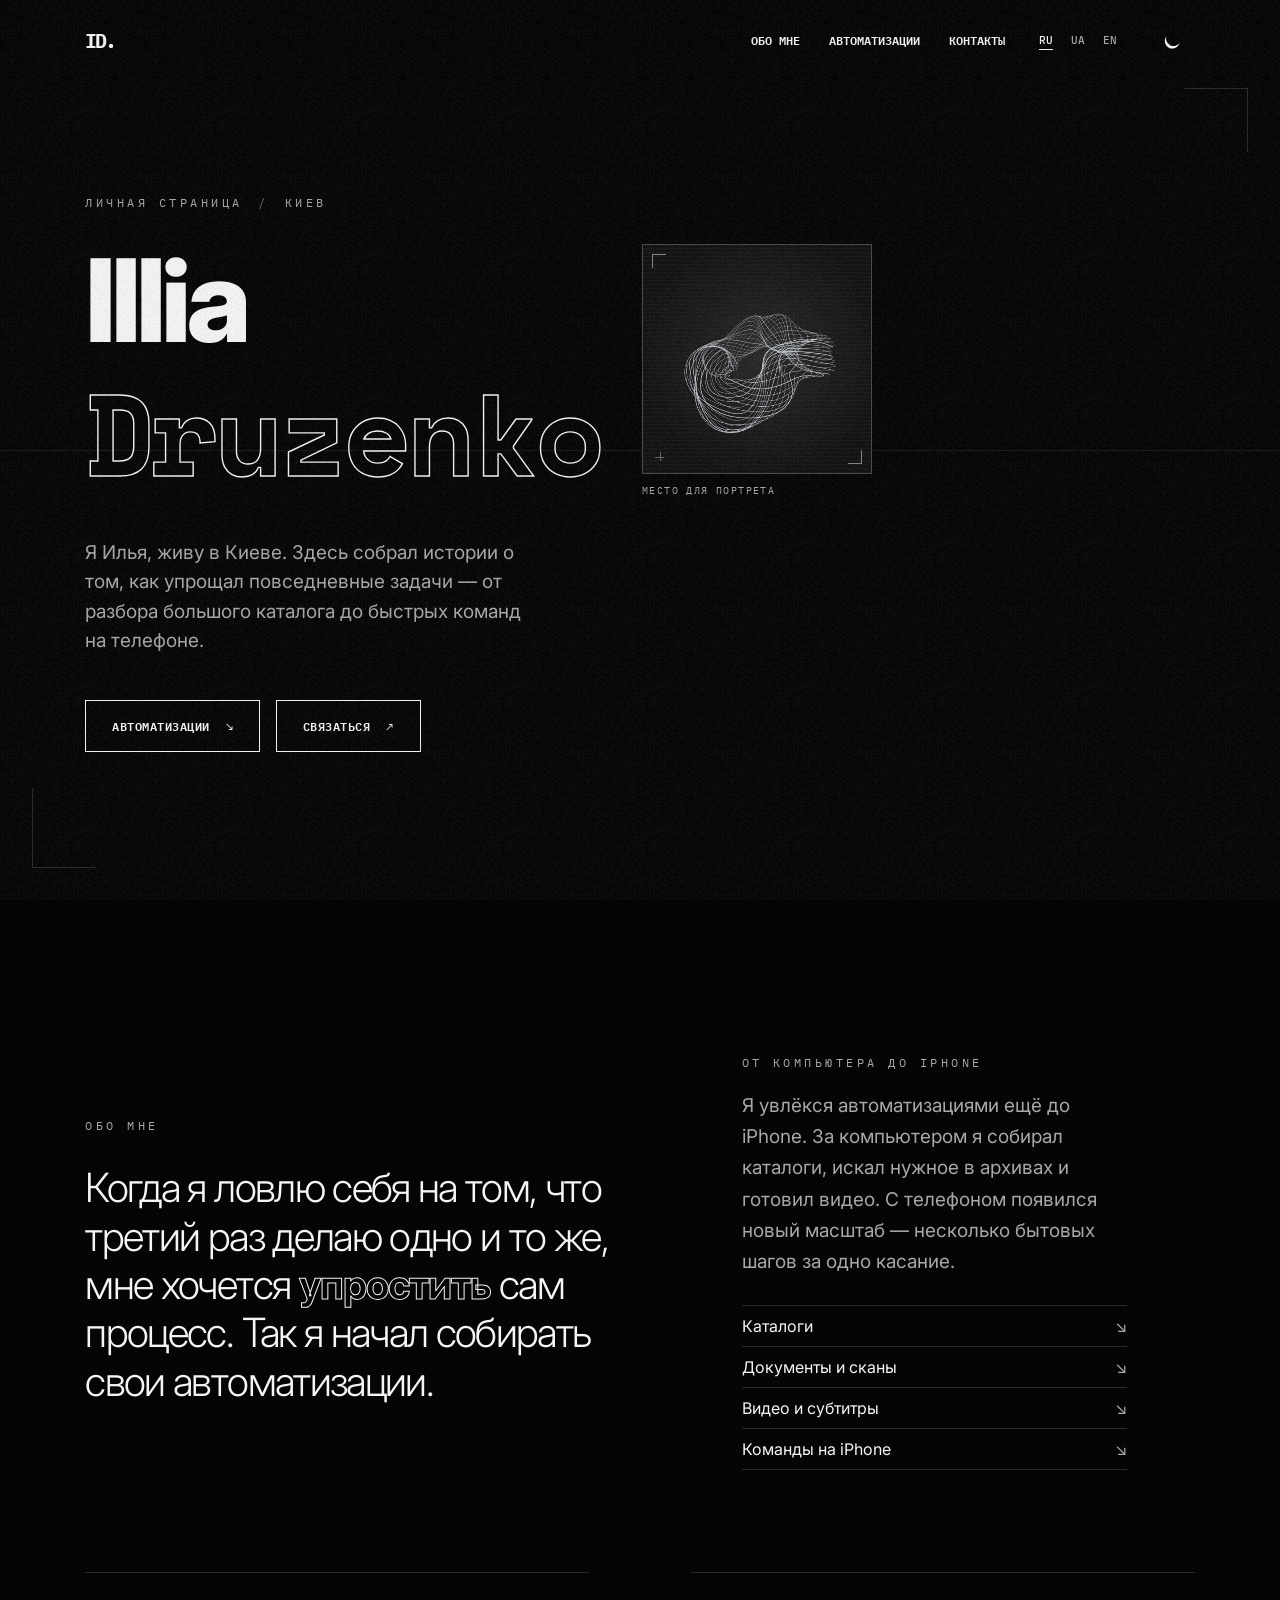
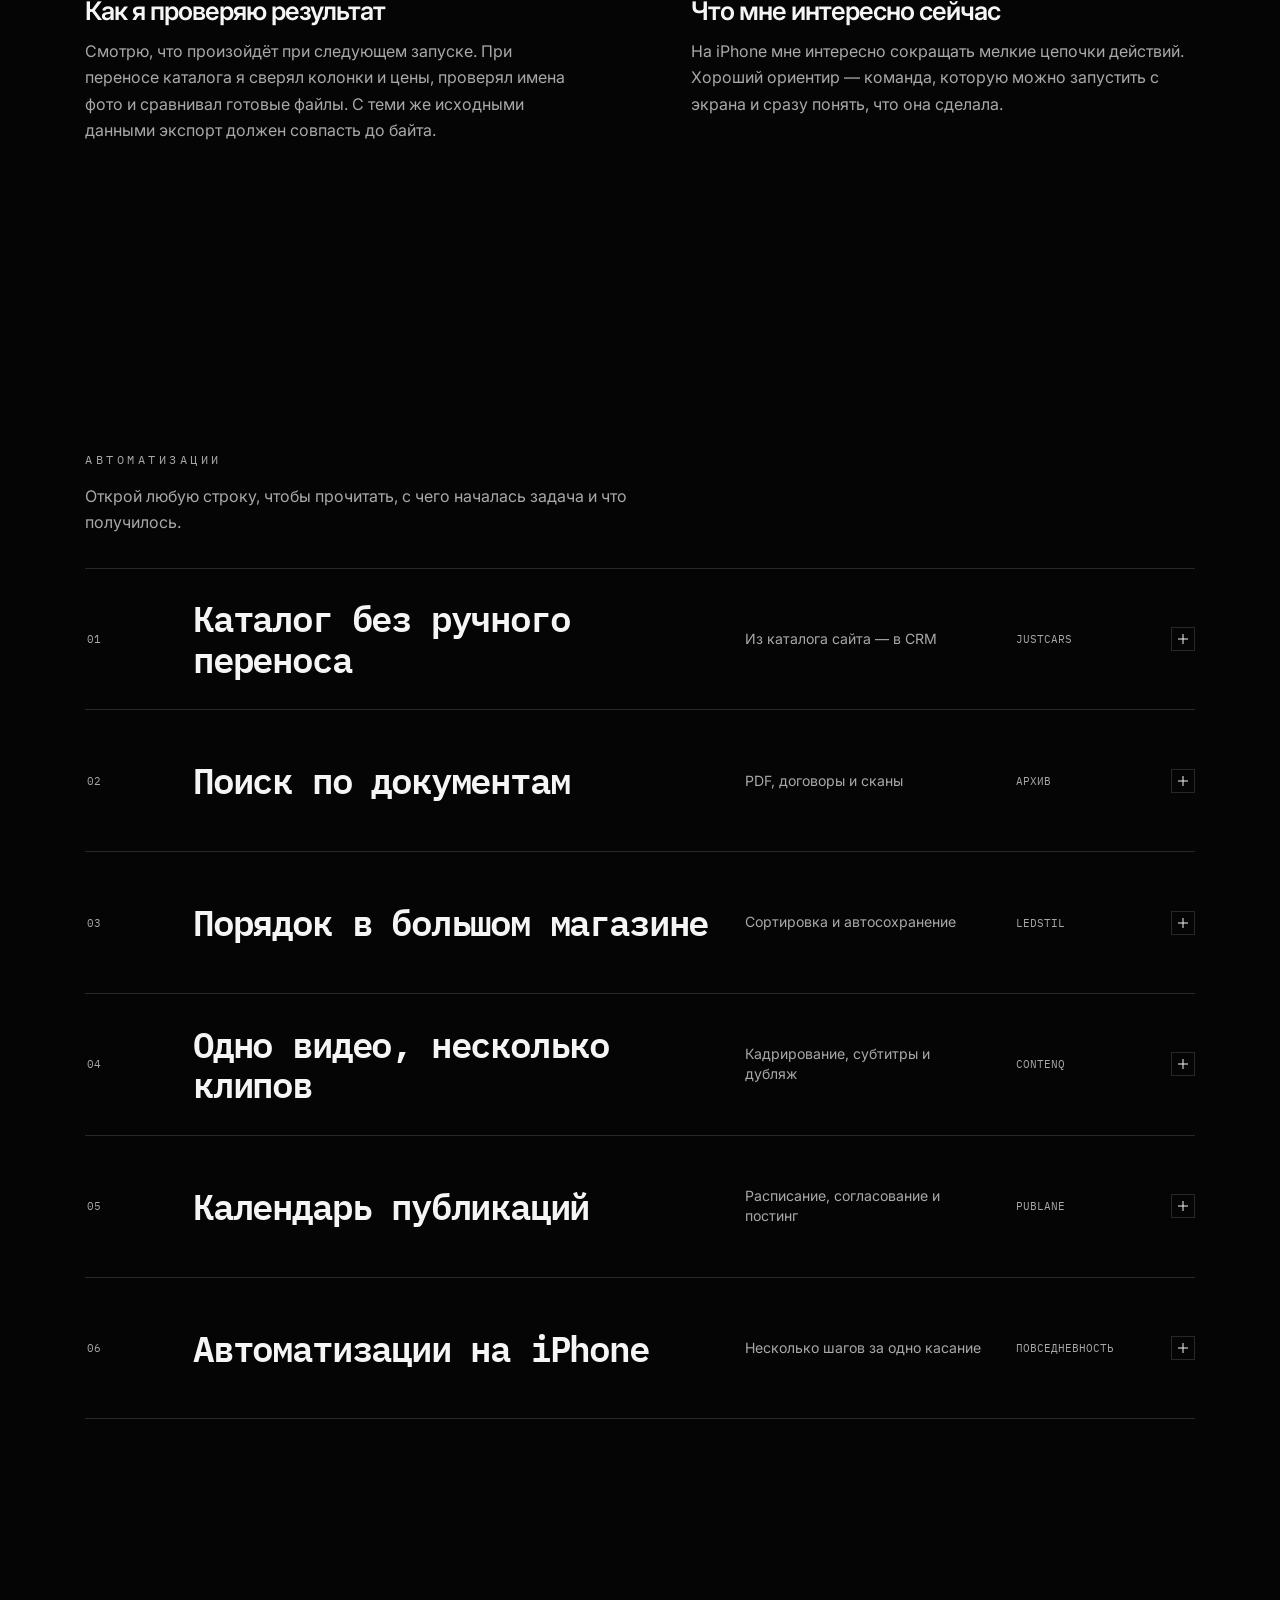
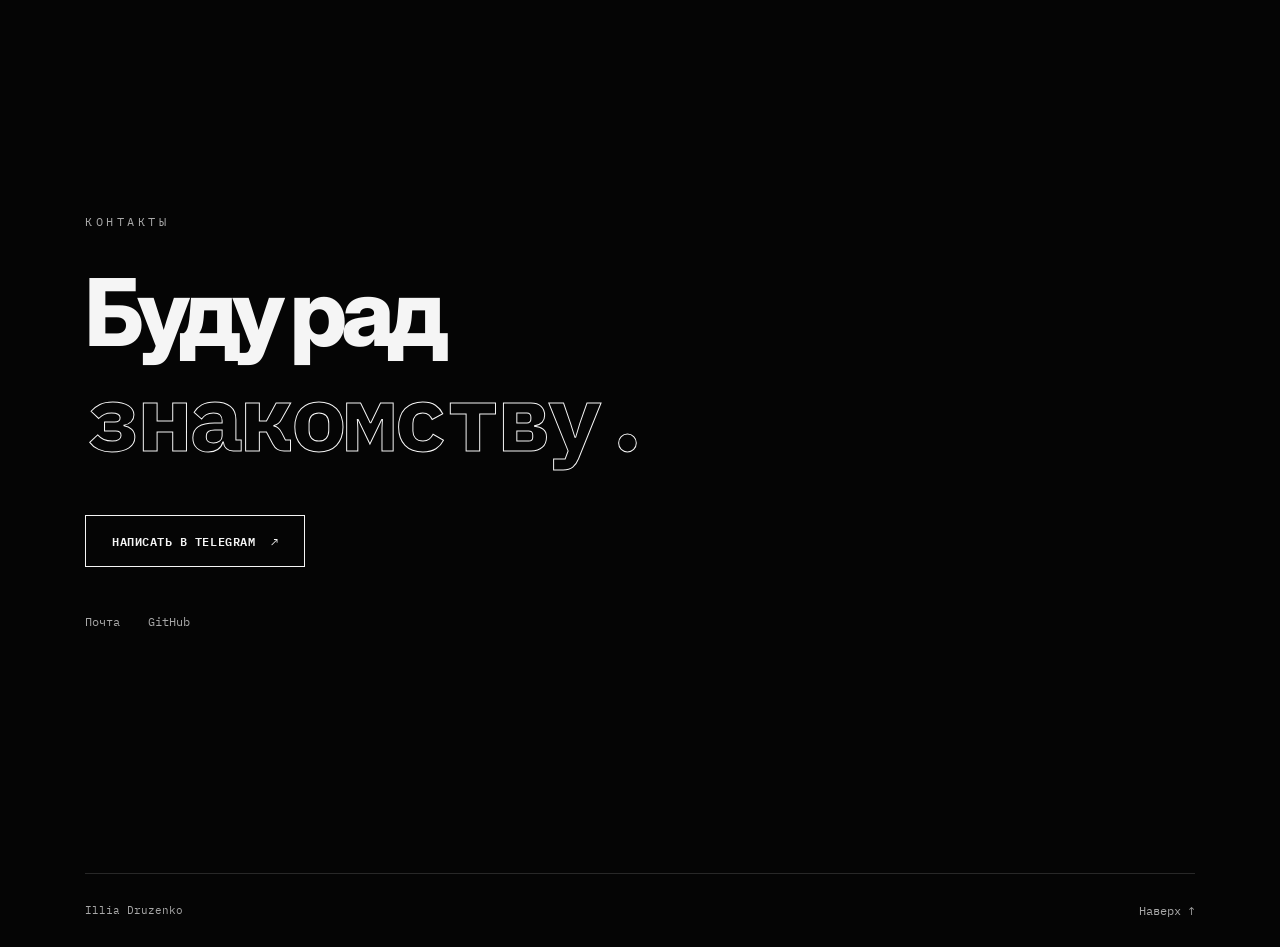
<file: index.html>
<!doctype html>
<html lang="ru">
<head>
  <meta charset="utf-8">
  <meta name="viewport" content="width=device-width, initial-scale=1">
  <meta name="color-scheme" content="dark light">
  <meta name="description" content="Личная страница Illia Druzenko из Киева. Заметки обо мне и автоматизациях — от каталогов, документов и видео до быстрых команд на iPhone.">
  <meta property="og:title" content="Illia Druzenko — личная страница">
  <meta property="og:description" content="Личная страница Illia Druzenko из Киева. Заметки обо мне и автоматизациях — от каталогов, документов и видео до быстрых команд на iPhone.">
  <meta property="og:type" content="website">
  <meta property="og:locale" content="ru_RU">
  <meta property="og:url" content="https://illmxnn.github.io/">
  <link rel="canonical" href="https://illmxnn.github.io/">
  <link rel="alternate" hreflang="ru" href="https://illmxnn.github.io/">
  <link rel="alternate" hreflang="uk" href="https://illmxnn.github.io/uk/">
  <link rel="alternate" hreflang="en" href="https://illmxnn.github.io/en/">
  <link rel="alternate" hreflang="x-default" href="https://illmxnn.github.io/">
  <link rel="icon" href="/favicon.svg" type="image/svg+xml">
  <link rel="apple-touch-icon" href="/apple-touch-icon.png">
  <link rel="preconnect" href="https://fonts.googleapis.com">
  <link rel="preconnect" href="https://fonts.gstatic.com" crossorigin>
  <link href="https://fonts.googleapis.com/css2?family=IBM+Plex+Mono:wght@400;500;600;700&family=Inter:wght@300;400;500;600;700;800&family=Space+Mono:wght@700&display=swap" rel="stylesheet">
  <link rel="stylesheet" href="/style.css?v=languages-1">
  <script>
    try {
      const theme = localStorage.getItem('illmxnn-theme');
      if (theme === 'light' || theme === 'dark') document.documentElement.dataset.theme = theme;
    } catch {}
  </script>
  <script src="/site.js?v=languages-1" defer></script>
  <title>Illia Druzenko — личная страница</title>
</head>
<body id="top">
  <a class="skip" href="#main">К содержимому</a>
  <div class="grain" aria-hidden="true"></div>
  <div class="progress" aria-hidden="true"><span></span></div>

  <div class="boot" hidden aria-hidden="true">
    <div class="boot-inner">
      <span class="boot-label">ЗАГРУЗКА</span>
      <div class="boot-status"><span class="boot-track"><span></span></span><span class="boot-count">0%</span></div>
    </div>
  </div>

  <header class="header">
    <nav class="shell nav" aria-label="Навигация">
      <a class="signature glitch" data-glitch="ID." href="#top" aria-label="Illia Druzenko, начало страницы">ID.</a>
      <div class="nav-links">
        <a href="#about">Обо мне</a>
        <a href="#automations">Автоматизации</a>
        <a href="#contact">Контакты</a>
      </div>
      <div class="languages" role="group" aria-label="Язык страницы">
        <a href="/" hreflang="ru" lang="ru" aria-label="Русский" aria-current="page">RU</a>
        <a href="/uk/" hreflang="uk" lang="uk" aria-label="Українська">UA</a>
        <a href="/en/" hreflang="en" lang="en" aria-label="English">EN</a>
      </div>
      <button hidden class="theme" type="button" aria-label="Включить светлую тему" data-light="Включить светлую тему" data-dark="Включить тёмную тему">
        <span class="theme-icon" aria-hidden="true"><span class="moon"></span><span class="sun">☼</span></span>
      </button>
      <button hidden class="menu-trigger" type="button" aria-controls="mobile-menu" aria-expanded="false" aria-label="Открыть меню"><span aria-hidden="true"></span></button>
    </nav>
  </header>

  <dialog id="mobile-menu" class="mobile-menu" aria-label="Навигация">
    <button class="menu-close" type="button" aria-label="Закрыть меню" autofocus>×</button>
    <nav aria-label="Разделы страницы">
        <a href="#about">Обо мне</a>
        <a href="#automations">Автоматизации</a>
        <a href="#contact">Контакты</a>
    </nav>
  </dialog>

  <main id="main">
    <section class="hero" aria-labelledby="name">
      <span class="hero-line" aria-hidden="true"></span>
      <div class="shell hero-inner">
        <p class="eyebrow hero-label">Личная страница <span>/</span> Киев</p>
        <div class="hero-lockup">
          <h1 id="name" aria-label="Illia Druzenko">
            <span class="title-line" aria-hidden="true"><span class="title-first">Illia</span></span>
            <span class="title-line" aria-hidden="true"><span class="glitch outline" data-glitch="Druzenko">Druzenko</span></span>
          </h1>
          <figure class="portrait">
            <div class="placeholder portrait-screen" aria-hidden="true">
              <canvas width="512" height="512"></canvas>
              <span class="portrait-scan"></span>
              <span class="screen-axis"></span>
            </div>
            <figcaption>Место для портрета</figcaption>
          </figure>
        </div>
        <p class="intro">Я Илья, живу в Киеве. Здесь собрал истории о том, как упрощал повседневные задачи — от разбора большого каталога до быстрых команд на телефоне.</p>
        <div class="hero-actions">
          <a class="magnet" href="#automations"><span>Автоматизации <b aria-hidden="true">↘</b></span></a>
          <a class="magnet" href="#contact"><span>Связаться <b aria-hidden="true">↗</b></span></a>
        </div>
      </div>
    </section>

    <section class="chapter about" id="about" aria-labelledby="about-title">
      <div class="shell">
        <div class="about-grid">
          <div>
            <h2 class="eyebrow" id="about-title" data-reveal>Обо мне</h2>
            <p class="about-lead" data-words data-reveal>Когда я ловлю себя на том, что третий раз делаю одно и то же, мне хочется <strong class="outline">упростить</strong> сам процесс. Так я начал собирать свои автоматизации.</p>
          </div>
          <div class="about-aside">
            <p class="eyebrow" data-reveal>От компьютера до iPhone</p>
            <p data-reveal>Я увлёкся автоматизациями ещё до iPhone. За компьютером я собирал каталоги, искал нужное в архивах и готовил видео. С телефоном появился новый масштаб — несколько бытовых шагов за одно касание.</p>
            <ul class="about-links">
              <li data-reveal><a href="#case-justcars"><span class="roll"><span data-copy="Каталоги">Каталоги</span></span><span aria-hidden="true">↘</span></a></li>
              <li data-reveal><a href="#case-docs"><span class="roll"><span data-copy="Документы и сканы">Документы и сканы</span></span><span aria-hidden="true">↘</span></a></li>
              <li data-reveal><a href="#case-contenq"><span class="roll"><span data-copy="Видео и субтитры">Видео и субтитры</span></span><span aria-hidden="true">↘</span></a></li>
              <li data-reveal><a href="#iphone"><span class="roll"><span data-copy="Команды на iPhone">Команды на iPhone</span></span><span aria-hidden="true">↘</span></a></li>
            </ul>
          </div>
        </div>
        <div class="about-notes">
          <div data-reveal>
            <h3>Как я проверяю результат</h3>
            <p>Смотрю, что произойдёт при следующем запуске. При переносе каталога я сверял колонки и цены, проверял имена фото и сравнивал готовые файлы. С теми же исходными данными экспорт должен совпасть до байта.</p>
          </div>
          <div data-reveal>
            <h3>Что мне интересно сейчас</h3>
            <p>На iPhone мне интересно сокращать мелкие цепочки действий. Хороший ориентир — команда, которую можно запустить с экрана и сразу понять, что она сделала.</p>
          </div>
        </div>
      </div>
    </section>

    <section class="chapter work" id="automations" aria-labelledby="work-title">
      <div class="shell">
        <h2 class="eyebrow" id="work-title" data-reveal>Автоматизации</h2>
        <p class="work-intro" data-reveal>Открой любую строку, чтобы прочитать, с чего началась задача и что получилось.</p>
        <div class="work-list">
          <details class="work-item" data-reveal>
            <summary id="case-justcars">
              <span class="work-index" aria-hidden="true">01</span>
              <span class="work-title glitch" data-glitch="Каталог без ручного переноса">Каталог без ручного переноса</span>
              <span class="work-note">Из каталога сайта — в CRM</span>
              <span class="work-category">JustCars</span>
              <span class="expand" aria-hidden="true"></span>
            </summary>
            <div class="work-body">
              <div class="work-copy">
                <p>При ручном переносе приходилось приводить цены к одному формату, следить за фотографиями и подгонять таблицу под импортёр. Я объединил эти шаги в один экспорт, который проверяет колонки перед записью файла.</p>
                <p>За один запуск подготовил 170 позиций и 4 844 фотографии. Повторный экспорт на тех же данных дал тот же файл.</p>
              </div>
              <figure><div class="placeholder preview" aria-hidden="true"><span class="screen-axis"></span></div><figcaption>Место для скриншота</figcaption></figure>
            </div>
          </details>
          <details class="work-item" data-reveal>
            <summary id="case-docs">
              <span class="work-index" aria-hidden="true">02</span>
              <span class="work-title glitch" data-glitch="Поиск по документам">Поиск по документам</span>
              <span class="work-note">PDF, договоры и сканы</span>
              <span class="work-category">Архив</span>
              <span class="expand" aria-hidden="true"></span>
            </summary>
            <div class="work-body">
              <div class="work-copy">
                <p>Собрал локальную программу, которая ищет текст по всему архиву. Она распознаёт текст в сканах, подсвечивает совпадение в документе и позволяет выгрузить найденный фрагмент.</p>
                <p>Проверял распознавание на пачке из 160 файлов. При следующем запуске программа индексирует только новые или изменившиеся документы.</p>
              </div>
              <figure><div class="placeholder preview" aria-hidden="true"><span class="screen-axis"></span></div><figcaption>Место для скриншота</figcaption></figure>
            </div>
          </details>
          <details class="work-item" data-reveal>
            <summary id="case-ledstil">
              <span class="work-index" aria-hidden="true">03</span>
              <span class="work-title glitch" data-glitch="Порядок в большом магазине">Порядок в большом магазине</span>
              <span class="work-note">Сортировка и автосохранение</span>
              <span class="work-category">LedStil</span>
              <span class="expand" aria-hidden="true"></span>
            </summary>
            <div class="work-body">
              <div class="work-copy">
                <p>Разложил больше 2 500 товаров по 500 с лишним категориям. Для каждой категории настроил свой набор характеристик, а порядок товаров можно менять перетаскиванием.</p>
                <p>Изменения сохраняются автоматически. Русская и украинская витрины используют один каталог.</p>
              </div>
              <figure><div class="placeholder preview" aria-hidden="true"><span class="screen-axis"></span></div><figcaption>Место для скриншота</figcaption></figure>
            </div>
          </details>
          <details class="work-item" data-reveal>
            <summary id="case-contenq">
              <span class="work-index" aria-hidden="true">04</span>
              <span class="work-title glitch" data-glitch="Одно видео, несколько клипов">Одно видео, несколько клипов</span>
              <span class="work-note">Кадрирование, субтитры и дубляж</span>
              <span class="work-category">ContenQ</span>
              <span class="expand" aria-hidden="true"></span>
            </summary>
            <div class="work-body">
              <div class="work-copy">
                <p>Один процесс объединяет распознавание речи, нарезку, кадрирование, субтитры и дубляж. Из исходного ролика можно получить короткие версии в форматах 9:16, 4:5 и 1:1.</p>
                <p>Готовые клипы можно передать в календарь публикаций одной кнопкой.</p>
              </div>
              <figure><div class="placeholder preview" aria-hidden="true"><span class="screen-axis"></span></div><figcaption>Место для скриншота</figcaption></figure>
            </div>
          </details>
          <details class="work-item" data-reveal>
            <summary id="case-publane">
              <span class="work-index" aria-hidden="true">05</span>
              <span class="work-title glitch" data-glitch="Календарь публикаций">Календарь публикаций</span>
              <span class="work-note">Расписание, согласование и постинг</span>
              <span class="work-category">PubLane</span>
              <span class="expand" aria-hidden="true"></span>
            </summary>
            <div class="work-body">
              <div class="work-copy">
                <p>Собрал календарь, в котором можно заранее расставить публикации с учётом часового пояса, выбрать аккаунты бренда и отправить ролики на согласование.</p>
                <p>Расписание и согласование видны в одном месте. Публикации отправляются через официальные интеграции платформ.</p>
              </div>
              <figure><div class="placeholder preview" aria-hidden="true"><span class="screen-axis"></span></div><figcaption>Место для скриншота</figcaption></figure>
            </div>
          </details>
          <details class="work-item" data-reveal>
            <summary id="iphone">
              <span class="work-index" aria-hidden="true">06</span>
              <span class="work-title glitch" data-glitch="Автоматизации на iPhone">Автоматизации на iPhone</span>
              <span class="work-note">Несколько шагов за одно касание</span>
              <span class="work-category">Повседневность</span>
              <span class="expand" aria-hidden="true"></span>
            </summary>
            <div class="work-body">
              <div class="work-copy">
                <p>На телефоне мне интересны быстрые команды для небольших задач. В приложении «Команды» можно связать несколько действий и запускать их с экрана «Домой». Здесь будут примеры моих сценариев.</p>
              </div>
              <figure><div class="placeholder preview phone-preview" aria-hidden="true"><span class="screen-axis"></span></div><figcaption>Место для скриншота</figcaption></figure>
            </div>
          </details>
        </div>
      </div>
    </section>

    <section class="chapter contact" id="contact" aria-labelledby="contact-title">
      <div class="shell">
        <p class="eyebrow" data-reveal>Контакты</p>
        <h2 id="contact-title" data-reveal>
          <span class="contact-line">Буду рад</span>
          <span class="contact-line"><span class="glitch outline" data-glitch="знакомству.">знакомству.</span></span>
        </h2>
        <div class="contact-action" data-reveal><a class="magnet" href="https://t.me/illia_dev"><span>Написать в Telegram <b aria-hidden="true">↗</b></span></a></div>
        <div class="contact-links" data-reveal>
          <a class="text-link" href="mailto:druzya771907@gmail.com">Почта</a>
          <a class="text-link" href="https://github.com/illmxnn">GitHub</a>
        </div>
      </div>
    </section>
  </main>

  <footer class="shell footer">
    <span>Illia Druzenko</span>
    <a class="text-link" href="#top">Наверх ↑</a>
  </footer>
</body>
</html>
</file>
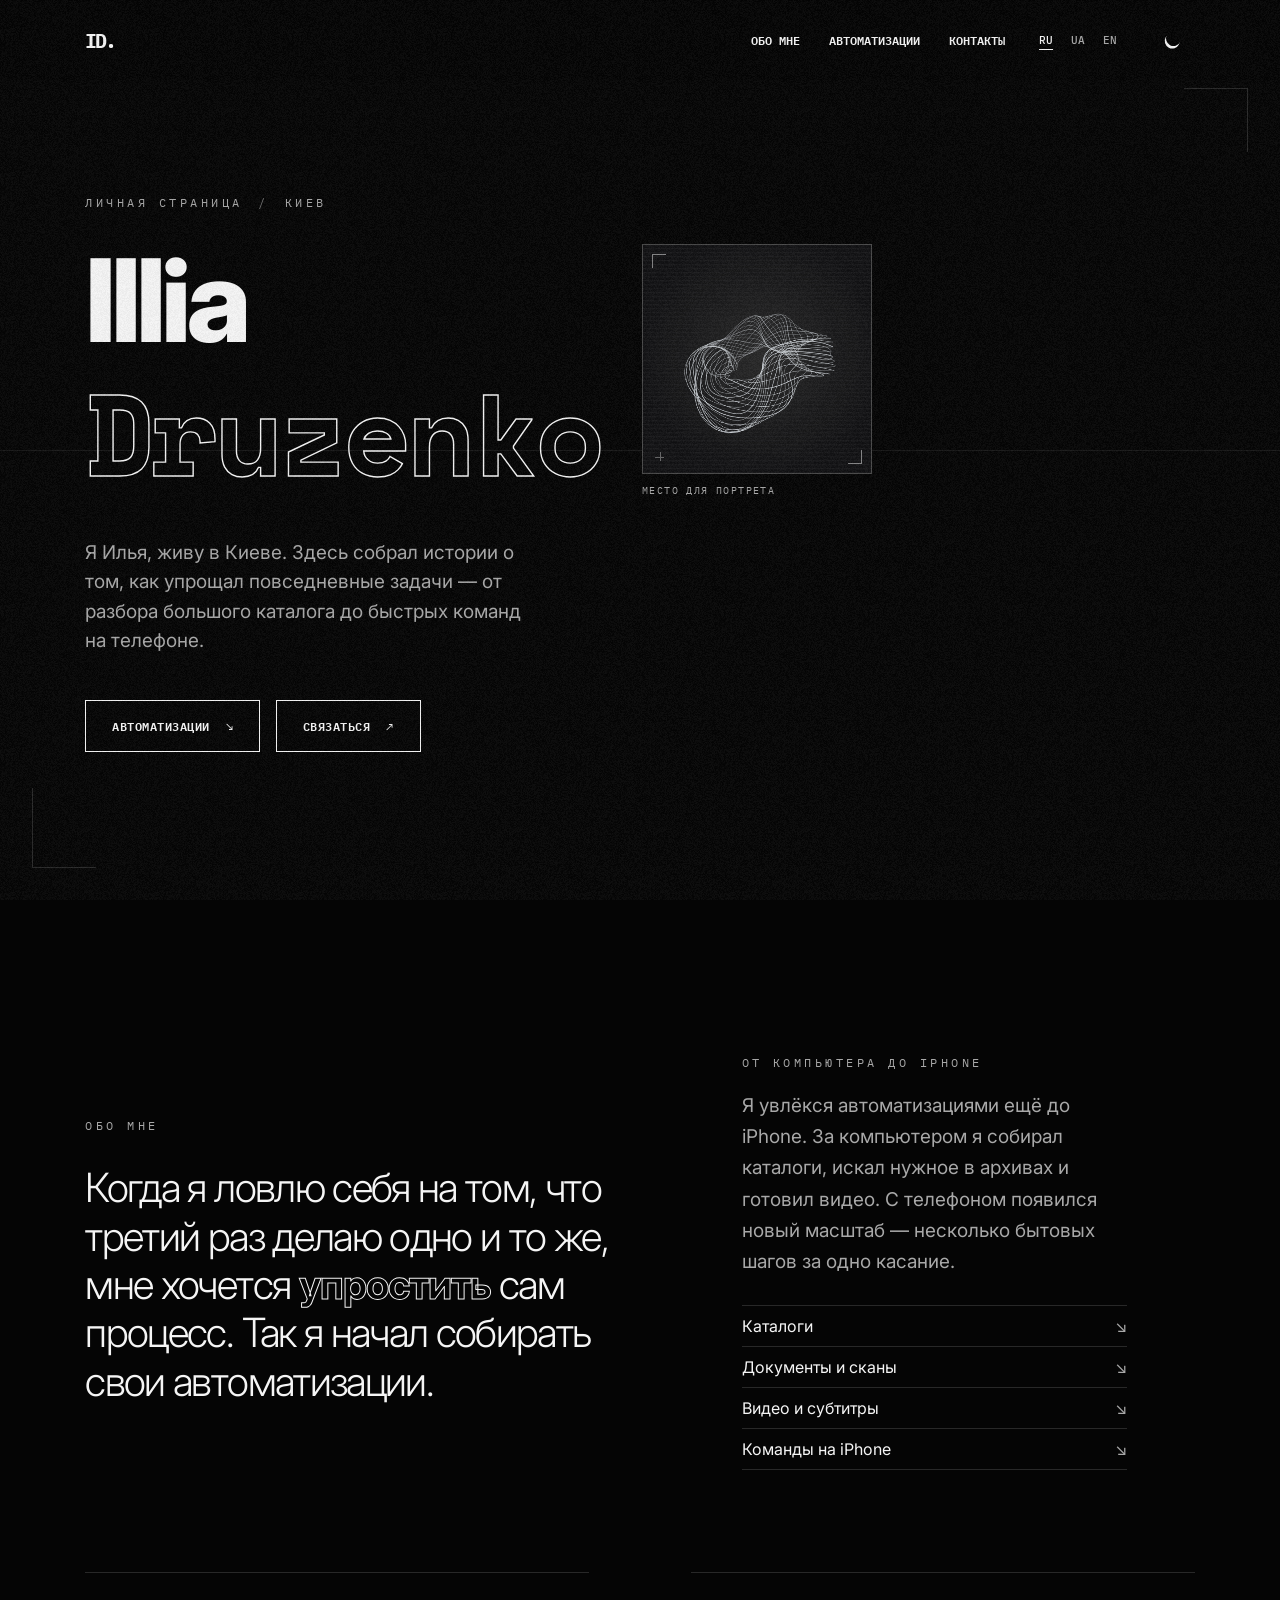
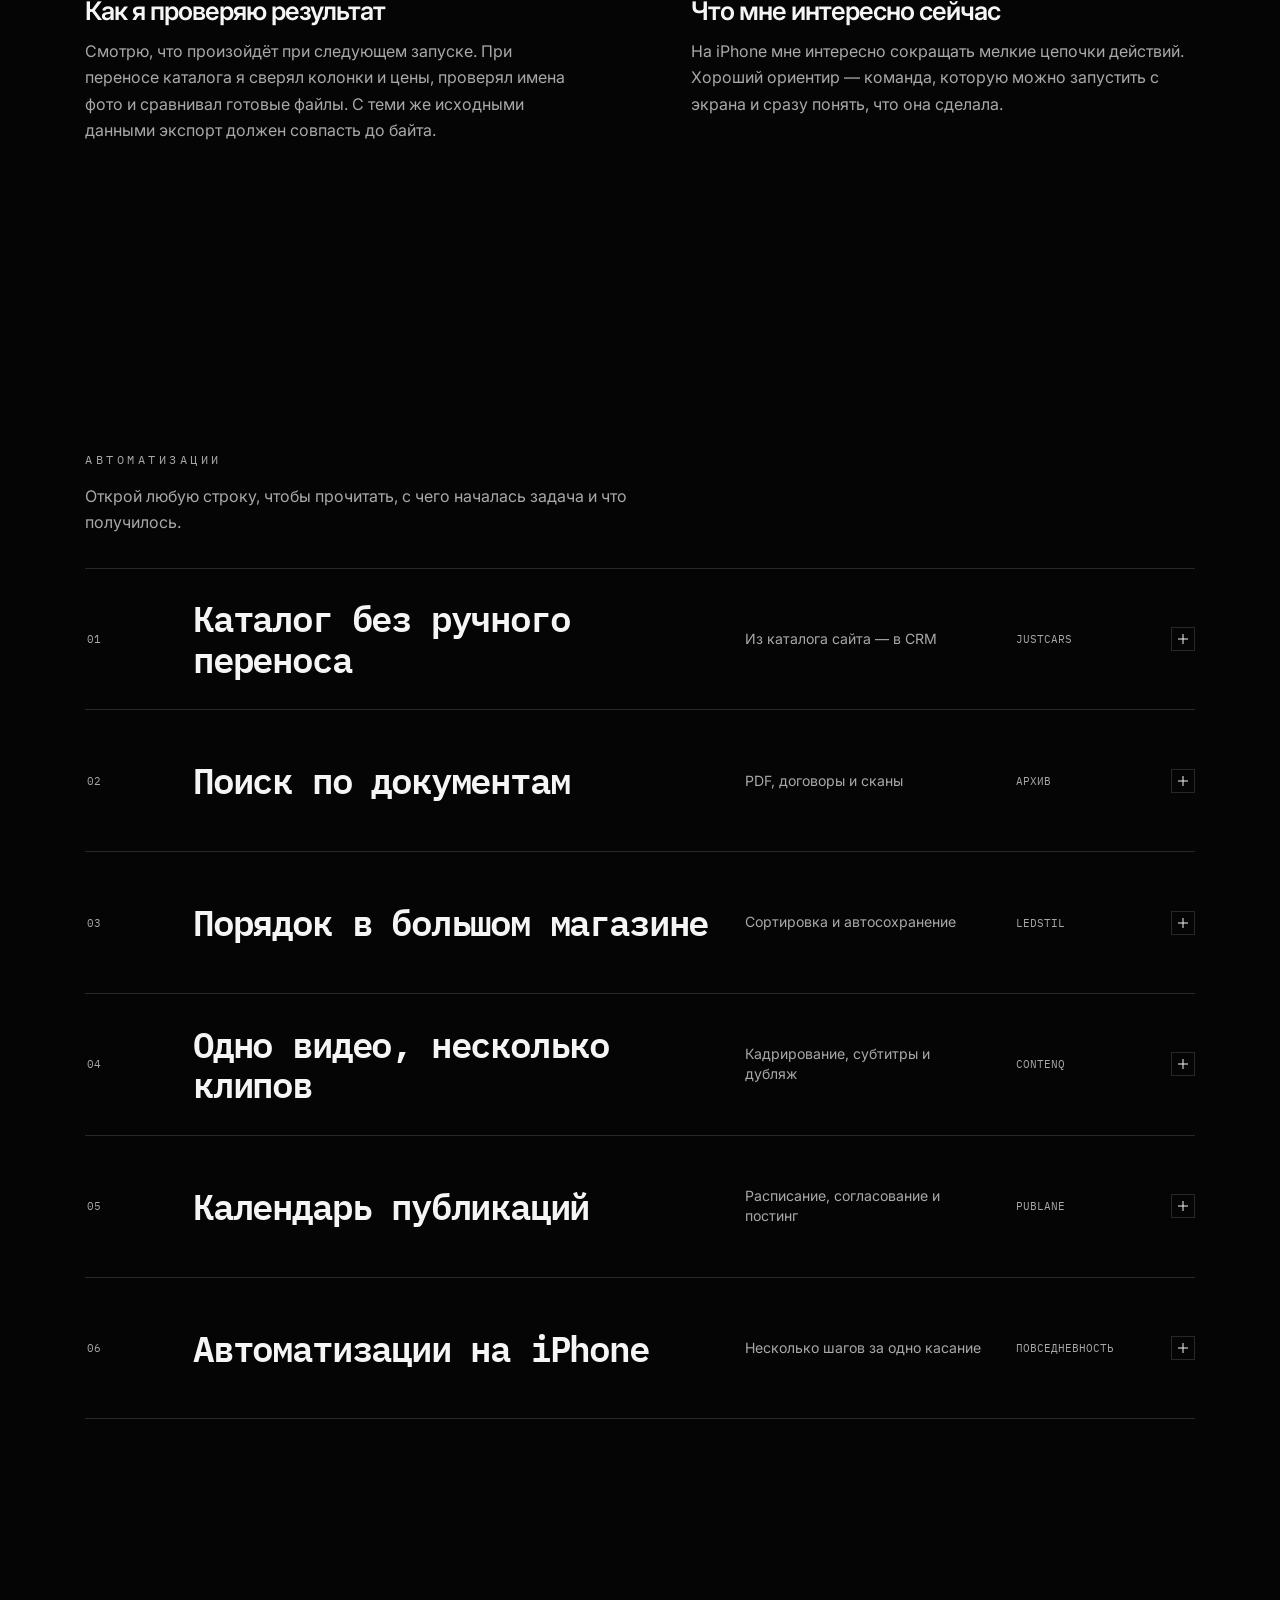
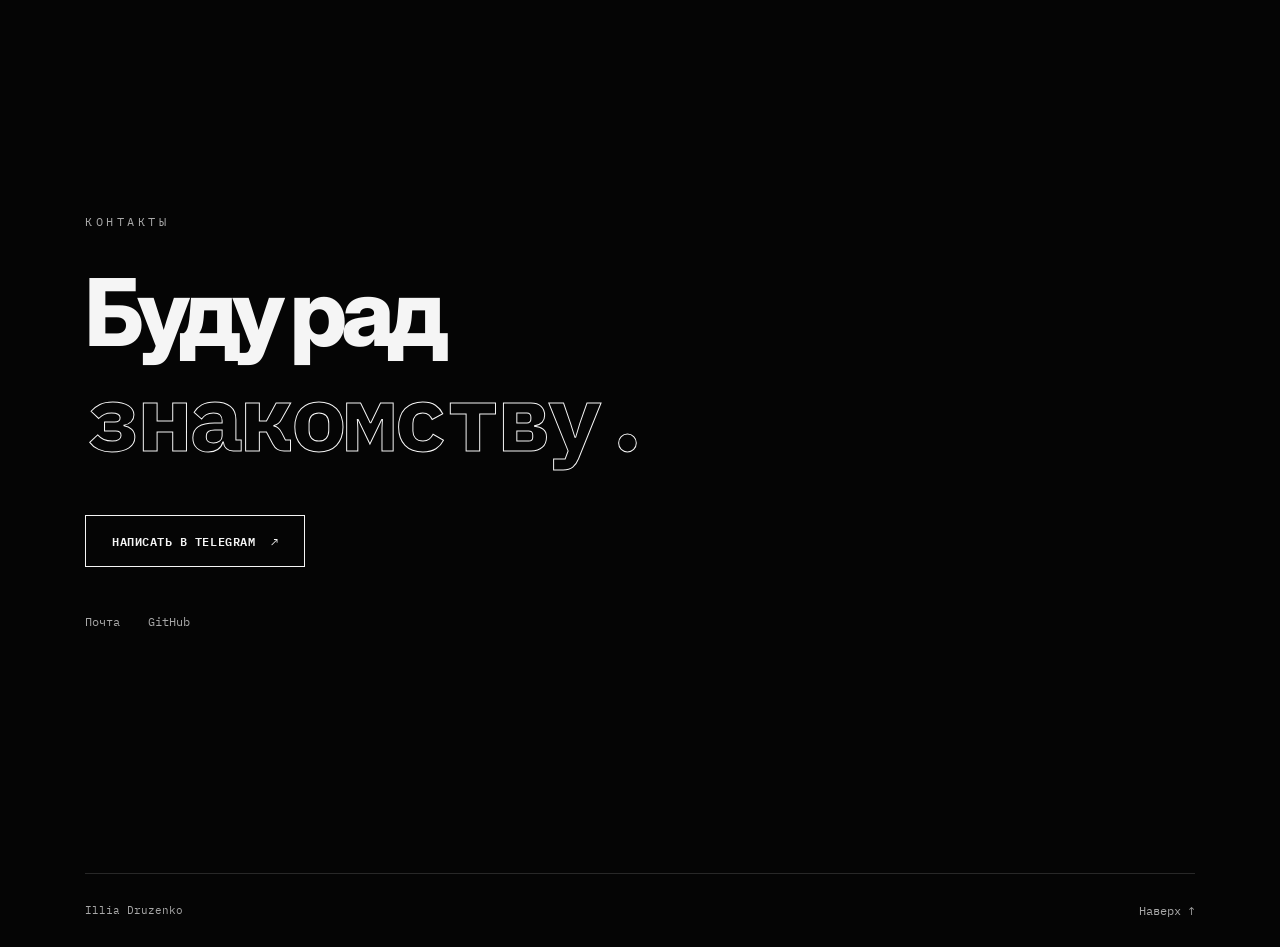
<file: 3d/index.html>
<!doctype html>
<html lang="ru">
<head>
  <meta charset="utf-8" />
  <meta name="viewport" content="width=device-width, initial-scale=1" />
  <meta http-equiv="refresh" content="0; url=../" />
  <link rel="canonical" href="../" />
  <title>Illia Druzenko — личная страница</title>
  <meta name="description" content="Маршрут /3d/ закрыт: всё портфолио — на одном лендинге. Автоматический переход на главную." />
  <meta name="color-scheme" content="light" />
  <link rel="icon" href="../favicon.ico" sizes="48x48" />
  <link rel="icon" href="../favicon.svg" type="image/svg+xml" />
  <link rel="icon" href="../icon-32.png" type="image/png" sizes="32x32" />
  <link rel="apple-touch-icon" href="../apple-touch-icon.png" />
  <style>
    :root { --bg: #FBFBF9; --surface: #FFFFFF; --border: #E8E8E0; --text: #0F1115; --text-secondary: #5E636E; --focus: #0A84FF; }
    * { box-sizing: border-box; }
    html { -webkit-text-size-adjust: 100%; }
    body { margin: 0; font-family: "Inter", ui-sans-serif, system-ui, -apple-system, "Segoe UI", Roboto, Helvetica, Arial, sans-serif; background: var(--bg); color: var(--text); line-height: 1.6; background-image: linear-gradient(rgba(15,17,21,0.05) 1px, transparent 1px), linear-gradient(90deg, rgba(15,17,21,0.05) 1px, transparent 1px); background-size: 28px 28px; }
    main { max-width: 640px; margin: 0 auto; padding: 88px 24px; }
    .card { background: var(--surface); border: 1px solid var(--border); border-radius: 20px; padding: 28px; box-shadow: 0 1px 2px rgba(15,17,21,0.04); }
    .eyebrow { margin: 0 0 12px; font: 500 11px/1.4 ui-monospace, Menlo, Consolas, monospace; letter-spacing: 0.08em; text-transform: uppercase; color: var(--text-secondary); }
    h1 { margin: 0 0 12px; font-size: clamp(26px, 5vw, 34px); line-height: 1.1; letter-spacing: -0.02em; }
    p { margin: 0 0 10px; color: var(--text-secondary); font-size: 15.5px; }
    p:last-of-type { margin-bottom: 0; }
    .cta { display: inline-flex; align-items: center; justify-content: center; min-height: 44px; margin-top: 18px; padding: 0 18px; border-radius: 999px; background: var(--text); color: #fff; text-decoration: none; font-weight: 500; font-size: 14px; }
    .cta:focus-visible { outline: 2px solid var(--focus); outline-offset: 2px; }
    a.link { color: var(--text); }
  </style>
</head>
<body>
  <main>
    <div class="card">
      <p class="eyebrow">Маршрут /3d/ — закрыт</p>
      <h1>Это место переехало на главную.</h1>
      <p>Отдельный тёмный мир больше не нужен — всё портфолио живёт на одном светлом лендинге.</p>
      <p>Там же: живая консоль экспорта, схемы пайплайнов и цифры, которые не надо сверять.</p>
      <p>Сейчас откроется главная автоматически — ничего нажимать не нужно.</p>
      <p>Быстрее всего — через Telegram: <a class="link" href="https://t.me/illia_dev" target="_blank" rel="noopener">@illia_dev</a>, отвечу сегодня.</p>
      <p>Если переход не сработал, вот кнопка:</p>
      <a class="cta" href="../">Открыть портфолио →</a>
    </div>
  </main>
  <script>location.replace('../');</script>
</body>
</html>
</file>
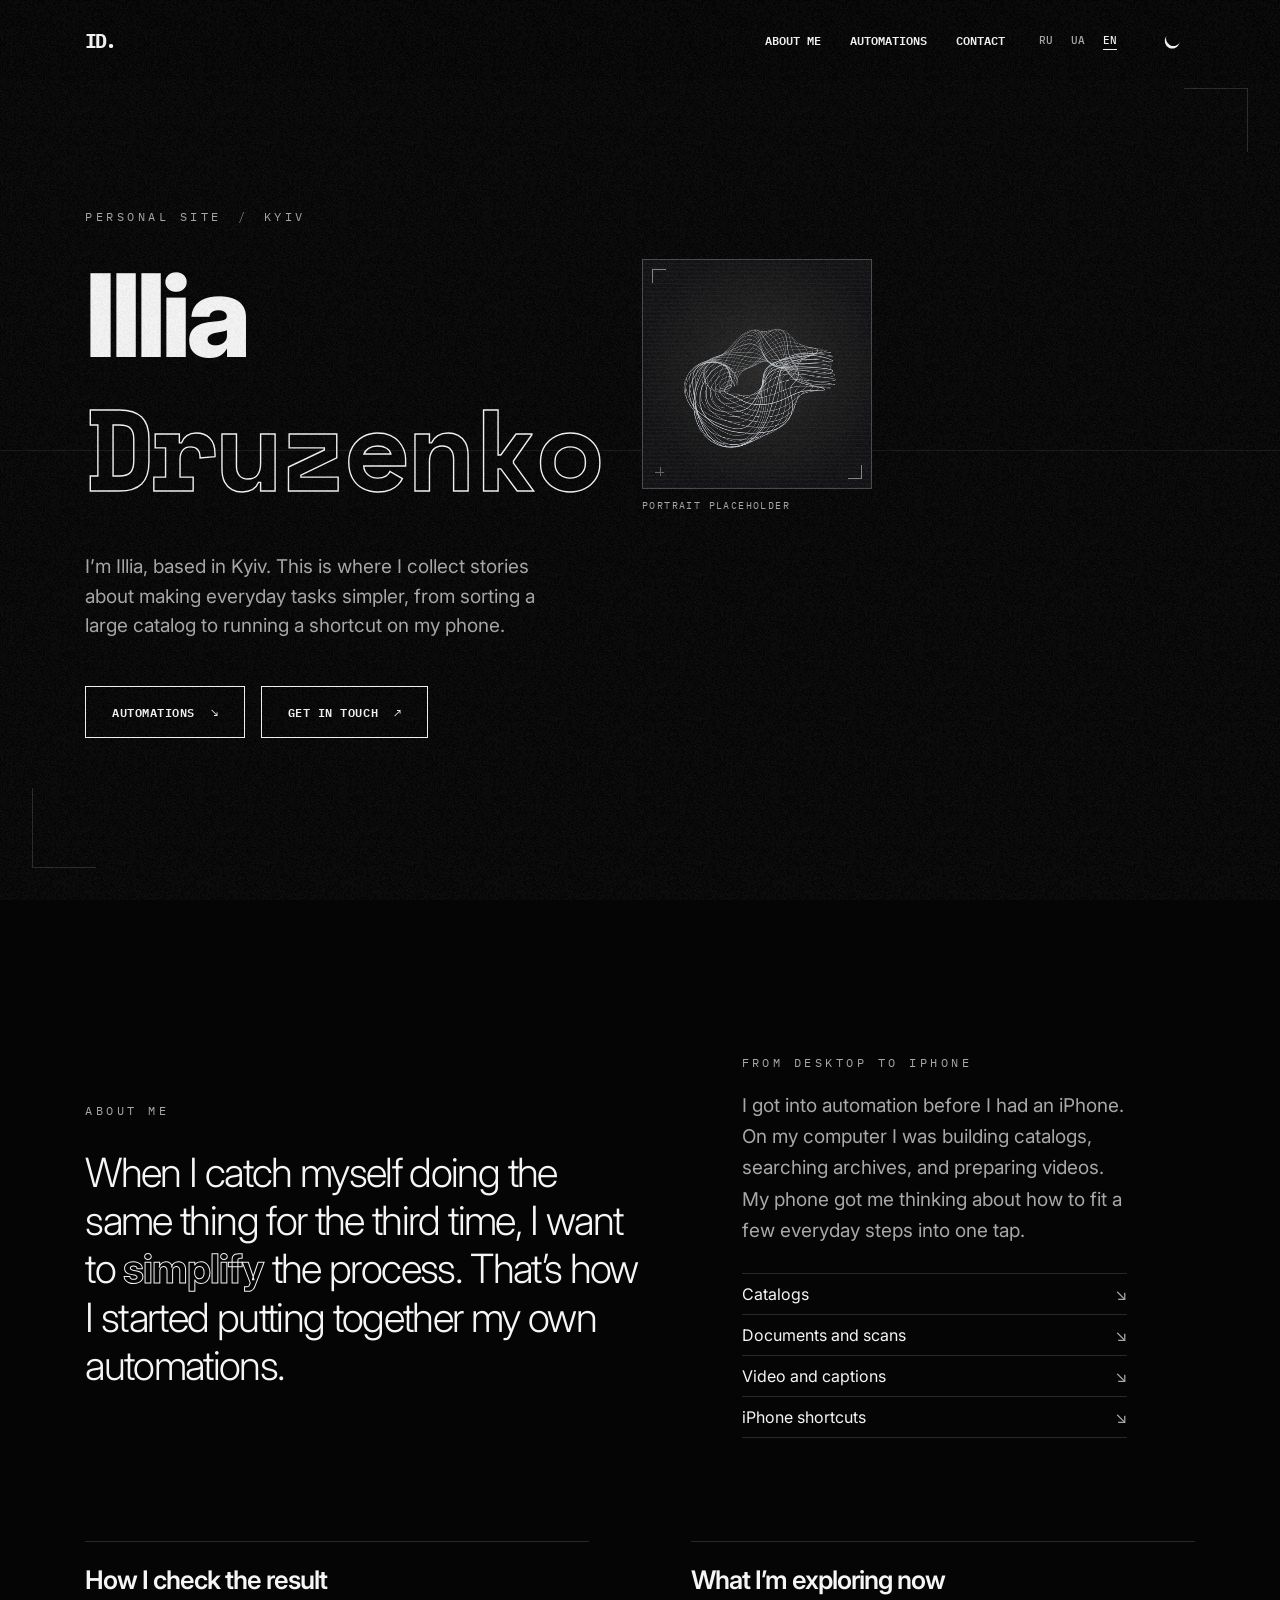
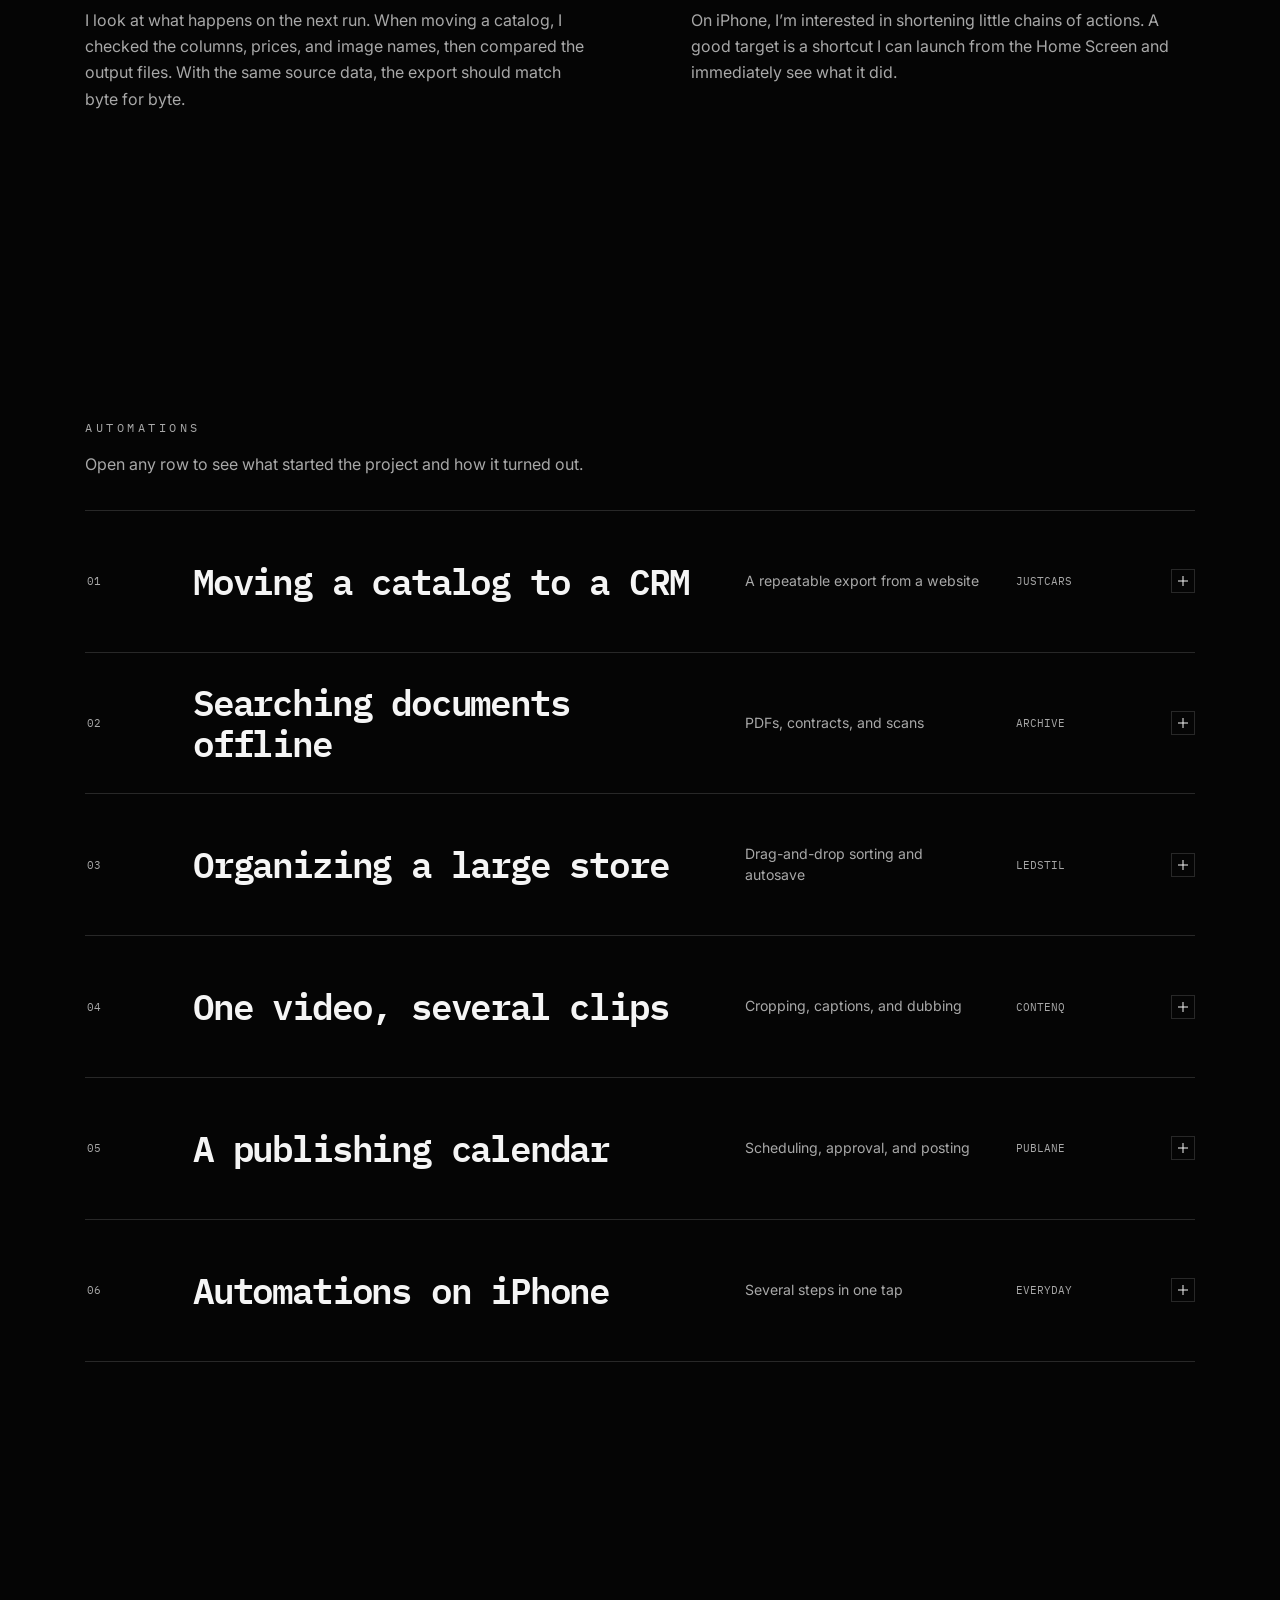
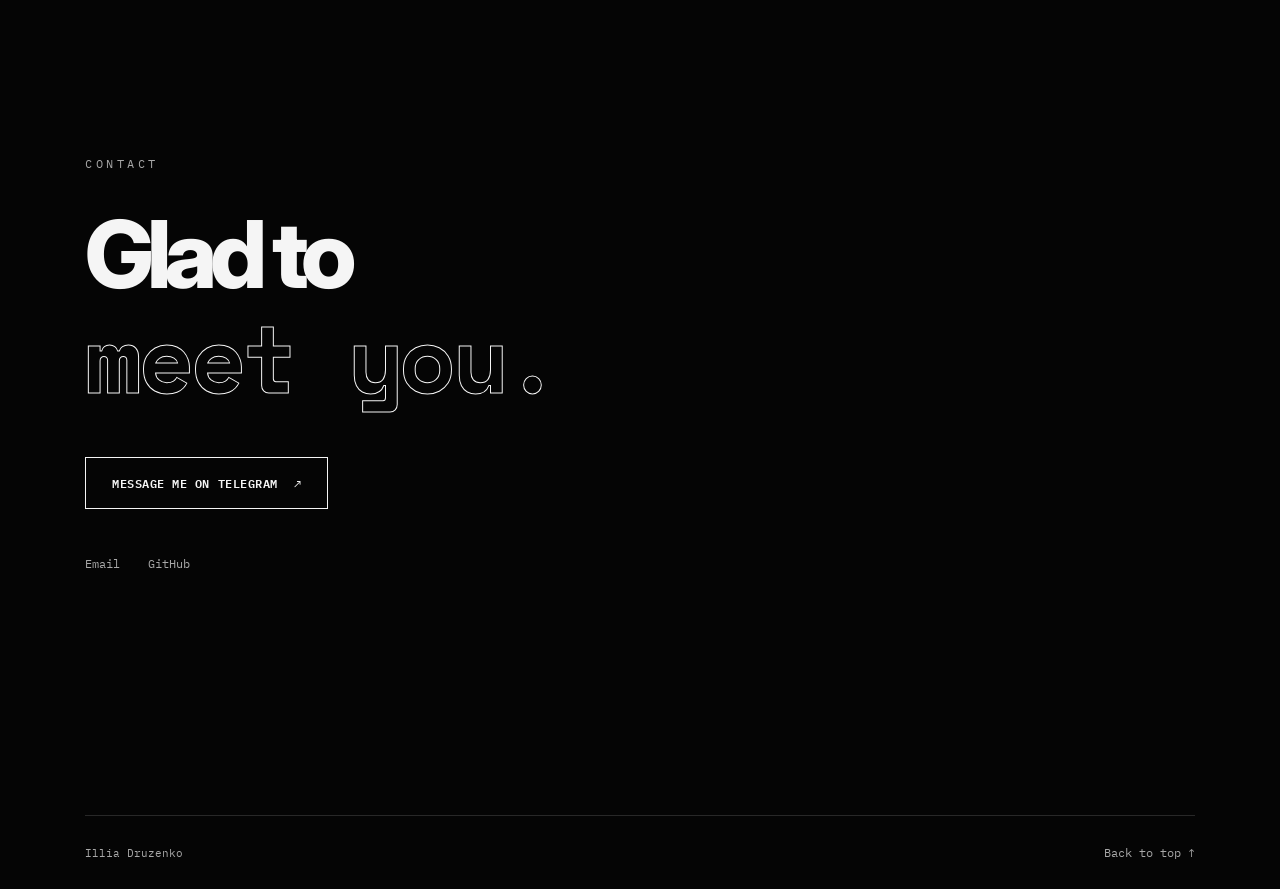
<file: en/index.html>
<!doctype html>
<html lang="en">
<head>
  <meta charset="utf-8">
  <meta name="viewport" content="width=device-width, initial-scale=1">
  <meta name="color-scheme" content="dark light">
  <meta name="description" content="The personal site of Illia Druzenko from Kyiv. A little about me and the things I automate, from catalogs, documents, and video to iPhone shortcuts.">
  <meta property="og:title" content="Illia Druzenko — personal site">
  <meta property="og:description" content="The personal site of Illia Druzenko from Kyiv. A little about me and the things I automate, from catalogs, documents, and video to iPhone shortcuts.">
  <meta property="og:type" content="website">
  <meta property="og:locale" content="en_US">
  <meta property="og:url" content="https://illmxnn.github.io/en/">
  <link rel="canonical" href="https://illmxnn.github.io/en/">
  <link rel="alternate" hreflang="ru" href="https://illmxnn.github.io/">
  <link rel="alternate" hreflang="uk" href="https://illmxnn.github.io/uk/">
  <link rel="alternate" hreflang="en" href="https://illmxnn.github.io/en/">
  <link rel="alternate" hreflang="x-default" href="https://illmxnn.github.io/">
  <link rel="icon" href="/favicon.svg" type="image/svg+xml">
  <link rel="apple-touch-icon" href="/apple-touch-icon.png">
  <link rel="preconnect" href="https://fonts.googleapis.com">
  <link rel="preconnect" href="https://fonts.gstatic.com" crossorigin>
  <link href="https://fonts.googleapis.com/css2?family=IBM+Plex+Mono:wght@400;500;600;700&family=Inter:wght@300;400;500;600;700;800&family=Space+Mono:wght@700&display=swap" rel="stylesheet">
  <link rel="stylesheet" href="/style.css?v=languages-1">
  <script>
    try {
      const theme = localStorage.getItem('illmxnn-theme');
      if (theme === 'light' || theme === 'dark') document.documentElement.dataset.theme = theme;
    } catch {}
  </script>
  <script src="/site.js?v=languages-1" defer></script>
  <title>Illia Druzenko — personal site</title>
</head>
<body id="top">
  <a class="skip" href="#main">Skip to content</a>
  <div class="grain" aria-hidden="true"></div>
  <div class="progress" aria-hidden="true"><span></span></div>

  <div class="boot" hidden aria-hidden="true">
    <div class="boot-inner">
      <span class="boot-label">LOADING</span>
      <div class="boot-status"><span class="boot-track"><span></span></span><span class="boot-count">0%</span></div>
    </div>
  </div>

  <header class="header">
    <nav class="shell nav" aria-label="Navigation">
      <a class="signature glitch" data-glitch="ID." href="#top" aria-label="Illia Druzenko, top of page">ID.</a>
      <div class="nav-links">
        <a href="#about">About me</a>
        <a href="#automations">Automations</a>
        <a href="#contact">Contact</a>
      </div>
      <div class="languages" role="group" aria-label="Page language">
        <a href="/" hreflang="ru" lang="ru" aria-label="Русский">RU</a>
        <a href="/uk/" hreflang="uk" lang="uk" aria-label="Українська">UA</a>
        <a href="/en/" hreflang="en" lang="en" aria-label="English" aria-current="page">EN</a>
      </div>
      <button hidden class="theme" type="button" aria-label="Switch to light theme" data-light="Switch to light theme" data-dark="Switch to dark theme">
        <span class="theme-icon" aria-hidden="true"><span class="moon"></span><span class="sun">☼</span></span>
      </button>
      <button hidden class="menu-trigger" type="button" aria-controls="mobile-menu" aria-expanded="false" aria-label="Open menu"><span aria-hidden="true"></span></button>
    </nav>
  </header>

  <dialog id="mobile-menu" class="mobile-menu" aria-label="Navigation">
    <button class="menu-close" type="button" aria-label="Close menu" autofocus>×</button>
    <nav aria-label="Page sections">
        <a href="#about">About me</a>
        <a href="#automations">Automations</a>
        <a href="#contact">Contact</a>
    </nav>
  </dialog>

  <main id="main">
    <section class="hero" aria-labelledby="name">
      <span class="hero-line" aria-hidden="true"></span>
      <div class="shell hero-inner">
        <p class="eyebrow hero-label">Personal site <span>/</span> Kyiv</p>
        <div class="hero-lockup">
          <h1 id="name" aria-label="Illia Druzenko">
            <span class="title-line" aria-hidden="true"><span class="title-first">Illia</span></span>
            <span class="title-line" aria-hidden="true"><span class="glitch outline" data-glitch="Druzenko">Druzenko</span></span>
          </h1>
          <figure class="portrait">
            <div class="placeholder portrait-screen" aria-hidden="true">
              <canvas width="512" height="512"></canvas>
              <span class="portrait-scan"></span>
              <span class="screen-axis"></span>
            </div>
            <figcaption>Portrait placeholder</figcaption>
          </figure>
        </div>
        <p class="intro">I’m Illia, based in Kyiv. This is where I collect stories about making everyday tasks simpler, from sorting a large catalog to running a shortcut on my phone.</p>
        <div class="hero-actions">
          <a class="magnet" href="#automations"><span>Automations <b aria-hidden="true">↘</b></span></a>
          <a class="magnet" href="#contact"><span>Get in touch <b aria-hidden="true">↗</b></span></a>
        </div>
      </div>
    </section>

    <section class="chapter about" id="about" aria-labelledby="about-title">
      <div class="shell">
        <div class="about-grid">
          <div>
            <h2 class="eyebrow" id="about-title" data-reveal>About me</h2>
            <p class="about-lead" data-words data-reveal>When I catch myself doing the same thing for the third time, I want to <strong class="outline">simplify</strong> the process. That’s how I started putting together my own automations.</p>
          </div>
          <div class="about-aside">
            <p class="eyebrow" data-reveal>From desktop to iPhone</p>
            <p data-reveal>I got into automation before I had an iPhone. On my computer I was building catalogs, searching archives, and preparing videos. My phone got me thinking about how to fit a few everyday steps into one tap.</p>
            <ul class="about-links">
              <li data-reveal><a href="#case-justcars"><span class="roll"><span data-copy="Catalogs">Catalogs</span></span><span aria-hidden="true">↘</span></a></li>
              <li data-reveal><a href="#case-docs"><span class="roll"><span data-copy="Documents and scans">Documents and scans</span></span><span aria-hidden="true">↘</span></a></li>
              <li data-reveal><a href="#case-contenq"><span class="roll"><span data-copy="Video and captions">Video and captions</span></span><span aria-hidden="true">↘</span></a></li>
              <li data-reveal><a href="#iphone"><span class="roll"><span data-copy="iPhone shortcuts">iPhone shortcuts</span></span><span aria-hidden="true">↘</span></a></li>
            </ul>
          </div>
        </div>
        <div class="about-notes">
          <div data-reveal>
            <h3>How I check the result</h3>
            <p>I look at what happens on the next run. When moving a catalog, I checked the columns, prices, and image names, then compared the output files. With the same source data, the export should match byte for byte.</p>
          </div>
          <div data-reveal>
            <h3>What I’m exploring now</h3>
            <p>On iPhone, I’m interested in shortening little chains of actions. A good target is a shortcut I can launch from the Home Screen and immediately see what it did.</p>
          </div>
        </div>
      </div>
    </section>

    <section class="chapter work" id="automations" aria-labelledby="work-title">
      <div class="shell">
        <h2 class="eyebrow" id="work-title" data-reveal>Automations</h2>
        <p class="work-intro" data-reveal>Open any row to see what started the project and how it turned out.</p>
        <div class="work-list">
          <details class="work-item" data-reveal>
            <summary id="case-justcars">
              <span class="work-index" aria-hidden="true">01</span>
              <span class="work-title glitch" data-glitch="Moving a catalog to a CRM">Moving a catalog to a CRM</span>
              <span class="work-note">A repeatable export from a website</span>
              <span class="work-category">JustCars</span>
              <span class="expand" aria-hidden="true"></span>
            </summary>
            <div class="work-body">
              <div class="work-copy">
                <p>Moving a catalog by hand meant standardizing prices, keeping track of photos, and shaping the table for the importer. I combined those steps into one export that checks the columns before writing the file.</p>
                <p>One run prepared 170 entries and 4,844 photos. Running the same data again produced the same file.</p>
              </div>
              <figure><div class="placeholder preview" aria-hidden="true"><span class="screen-axis"></span></div><figcaption>Screenshot placeholder</figcaption></figure>
            </div>
          </details>
          <details class="work-item" data-reveal>
            <summary id="case-docs">
              <span class="work-index" aria-hidden="true">02</span>
              <span class="work-title glitch" data-glitch="Searching documents offline">Searching documents offline</span>
              <span class="work-note">PDFs, contracts, and scans</span>
              <span class="work-category">Archive</span>
              <span class="expand" aria-hidden="true"></span>
            </summary>
            <div class="work-body">
              <div class="work-copy">
                <p>I built a local app that searches text across an archive. It reads text from scans, highlights the match in the original document, and lets me export the excerpt.</p>
                <p>I tested recognition on a batch of 160 files. On the next run, the app indexes only new or changed documents.</p>
              </div>
              <figure><div class="placeholder preview" aria-hidden="true"><span class="screen-axis"></span></div><figcaption>Screenshot placeholder</figcaption></figure>
            </div>
          </details>
          <details class="work-item" data-reveal>
            <summary id="case-ledstil">
              <span class="work-index" aria-hidden="true">03</span>
              <span class="work-title glitch" data-glitch="Organizing a large store">Organizing a large store</span>
              <span class="work-note">Drag-and-drop sorting and autosave</span>
              <span class="work-category">LedStil</span>
              <span class="expand" aria-hidden="true"></span>
            </summary>
            <div class="work-body">
              <div class="work-copy">
                <p>I organized more than 2,500 products across over 500 categories. Each category has its own product attributes, and products can be reordered by dragging them into place.</p>
                <p>Changes save automatically. The Ukrainian and Russian storefronts share one catalog.</p>
              </div>
              <figure><div class="placeholder preview" aria-hidden="true"><span class="screen-axis"></span></div><figcaption>Screenshot placeholder</figcaption></figure>
            </div>
          </details>
          <details class="work-item" data-reveal>
            <summary id="case-contenq">
              <span class="work-index" aria-hidden="true">04</span>
              <span class="work-title glitch" data-glitch="One video, several clips">One video, several clips</span>
              <span class="work-note">Cropping, captions, and dubbing</span>
              <span class="work-category">ContenQ</span>
              <span class="expand" aria-hidden="true"></span>
            </summary>
            <div class="work-body">
              <div class="work-copy">
                <p>A source video goes through transcription, cutting, cropping, captioning, and dubbing. The short versions can be exported in 9:16, 4:5, and 1:1 formats.</p>
                <p>The finished clips can go straight into the publishing calendar with one click.</p>
              </div>
              <figure><div class="placeholder preview" aria-hidden="true"><span class="screen-axis"></span></div><figcaption>Screenshot placeholder</figcaption></figure>
            </div>
          </details>
          <details class="work-item" data-reveal>
            <summary id="case-publane">
              <span class="work-index" aria-hidden="true">05</span>
              <span class="work-title glitch" data-glitch="A publishing calendar">A publishing calendar</span>
              <span class="work-note">Scheduling, approval, and posting</span>
              <span class="work-category">PubLane</span>
              <span class="expand" aria-hidden="true"></span>
            </summary>
            <div class="work-body">
              <div class="work-copy">
                <p>I built a calendar for scheduling posts in the right time zone, choosing brand accounts, and sending clips for approval ahead of time.</p>
                <p>The schedule and approval status are visible in one place. Posts go out through official platform integrations.</p>
              </div>
              <figure><div class="placeholder preview" aria-hidden="true"><span class="screen-axis"></span></div><figcaption>Screenshot placeholder</figcaption></figure>
            </div>
          </details>
          <details class="work-item" data-reveal>
            <summary id="iphone">
              <span class="work-index" aria-hidden="true">06</span>
              <span class="work-title glitch" data-glitch="Automations on iPhone">Automations on iPhone</span>
              <span class="work-note">Several steps in one tap</span>
              <span class="work-category">Everyday</span>
              <span class="expand" aria-hidden="true"></span>
            </summary>
            <div class="work-body">
              <div class="work-copy">
                <p>On my phone, I’m interested in shortcuts for small tasks. The Shortcuts app can chain a few actions and launch them from the Home Screen. This is where examples of my own shortcuts will go.</p>
              </div>
              <figure><div class="placeholder preview phone-preview" aria-hidden="true"><span class="screen-axis"></span></div><figcaption>Screenshot placeholder</figcaption></figure>
            </div>
          </details>
        </div>
      </div>
    </section>

    <section class="chapter contact" id="contact" aria-labelledby="contact-title">
      <div class="shell">
        <p class="eyebrow" data-reveal>Contact</p>
        <h2 id="contact-title" data-reveal>
          <span class="contact-line">Glad to</span>
          <span class="contact-line"><span class="glitch outline" data-glitch="meet you.">meet you.</span></span>
        </h2>
        <div class="contact-action" data-reveal><a class="magnet" href="https://t.me/illia_dev"><span>Message me on Telegram <b aria-hidden="true">↗</b></span></a></div>
        <div class="contact-links" data-reveal>
          <a class="text-link" href="mailto:druzya771907@gmail.com">Email</a>
          <a class="text-link" href="https://github.com/illmxnn">GitHub</a>
        </div>
      </div>
    </section>
  </main>

  <footer class="shell footer">
    <span>Illia Druzenko</span>
    <a class="text-link" href="#top">Back to top ↑</a>
  </footer>
</body>
</html>
</file>
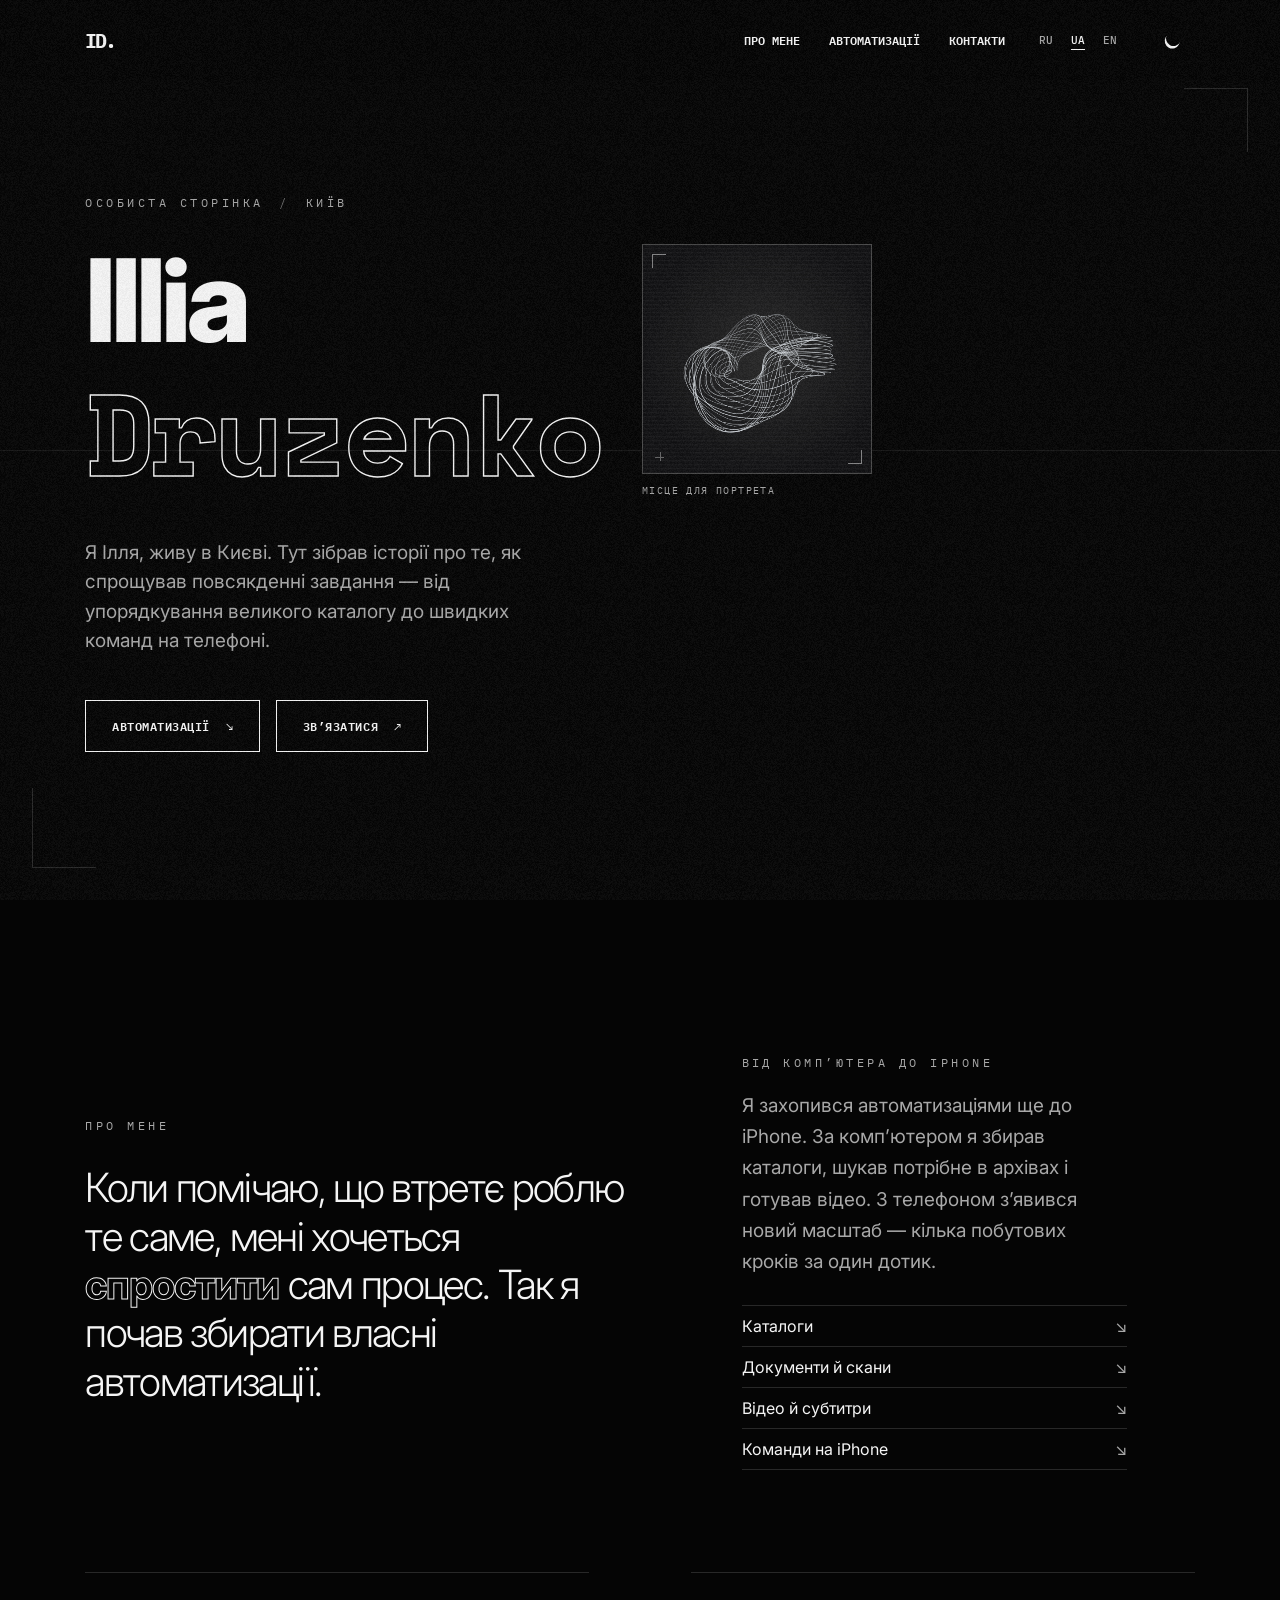
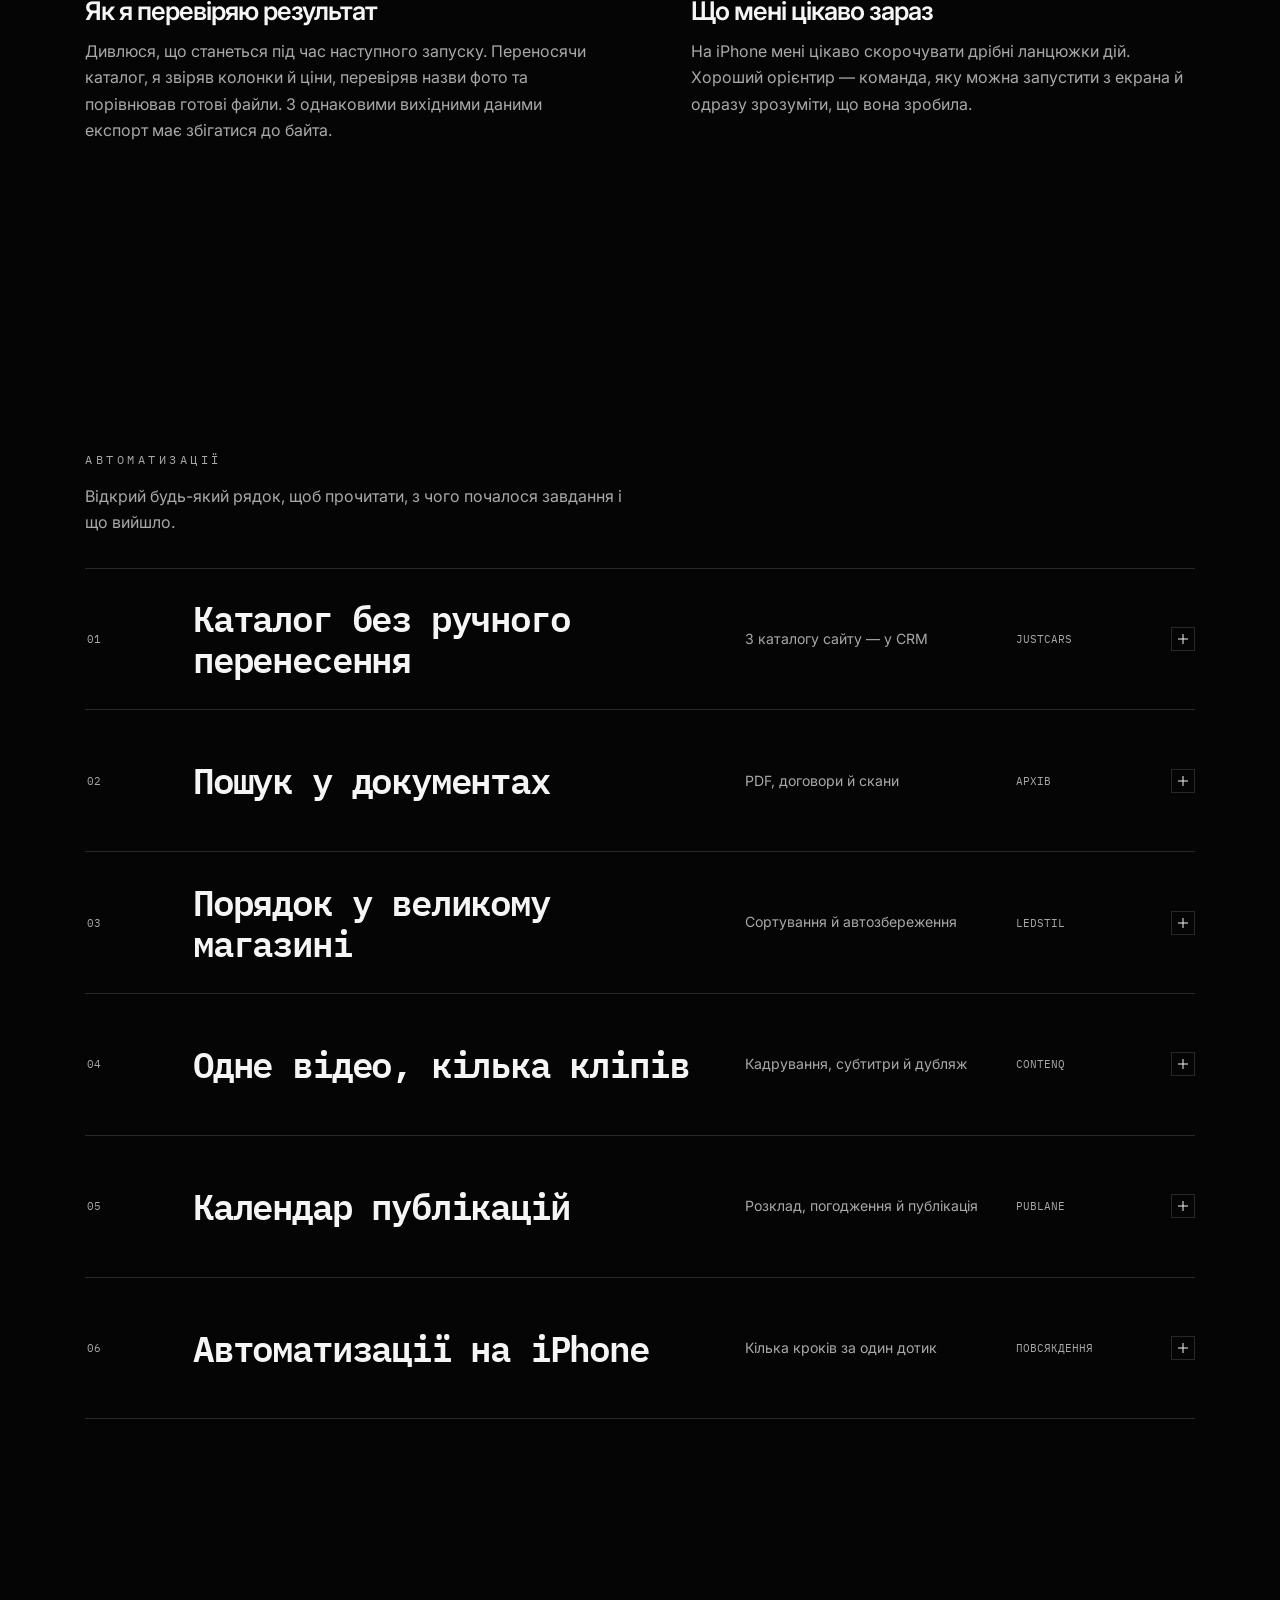
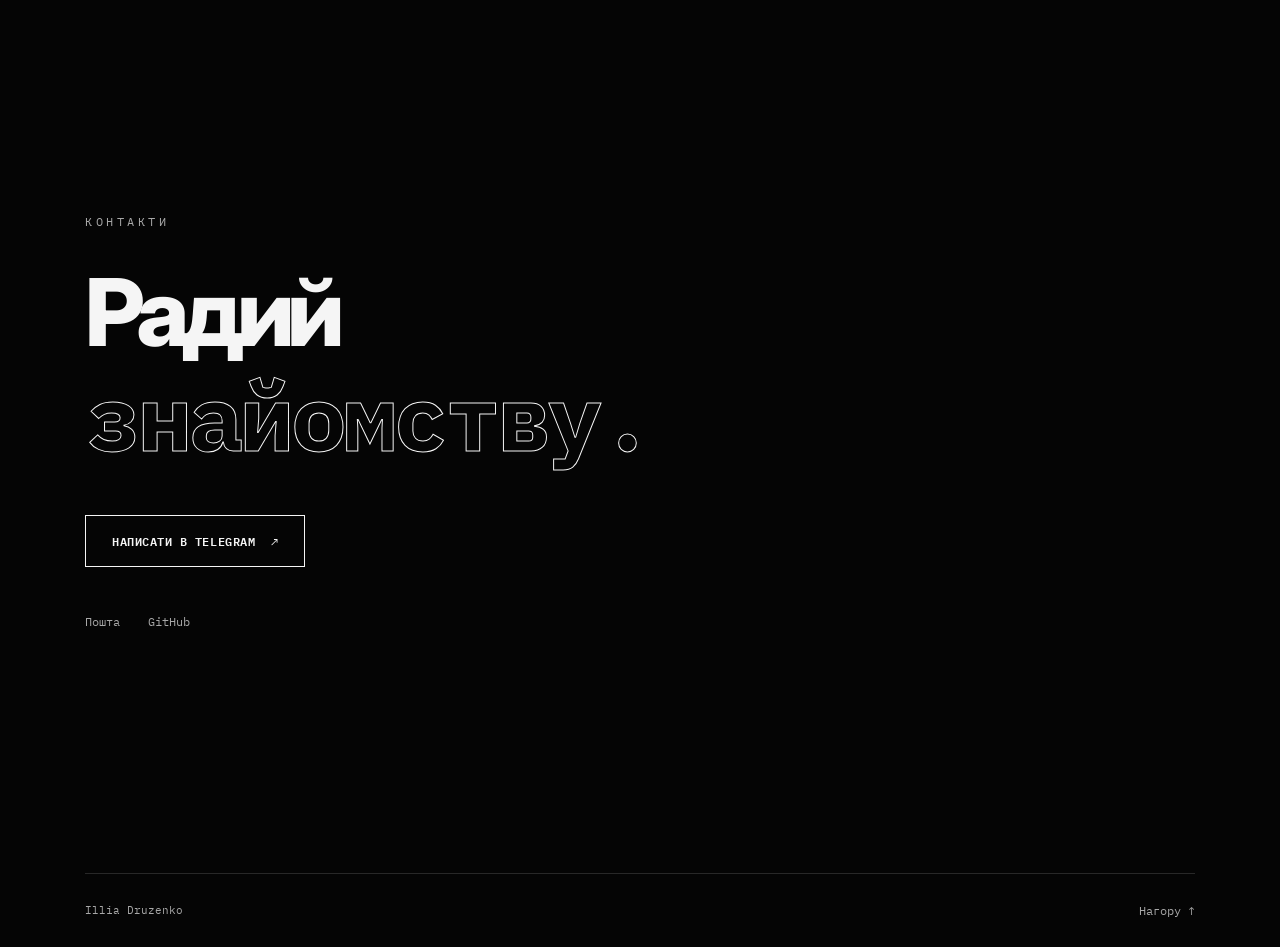
<file: uk/index.html>
<!doctype html>
<html lang="uk">
<head>
  <meta charset="utf-8">
  <meta name="viewport" content="width=device-width, initial-scale=1">
  <meta name="color-scheme" content="dark light">
  <meta name="description" content="Особиста сторінка Illia Druzenko з Києва. Про мене й мої автоматизації — від каталогів, документів і відео до швидких команд на iPhone.">
  <meta property="og:title" content="Illia Druzenko — особиста сторінка">
  <meta property="og:description" content="Особиста сторінка Illia Druzenko з Києва. Про мене й мої автоматизації — від каталогів, документів і відео до швидких команд на iPhone.">
  <meta property="og:type" content="website">
  <meta property="og:locale" content="uk_UA">
  <meta property="og:url" content="https://illmxnn.github.io/uk/">
  <link rel="canonical" href="https://illmxnn.github.io/uk/">
  <link rel="alternate" hreflang="ru" href="https://illmxnn.github.io/">
  <link rel="alternate" hreflang="uk" href="https://illmxnn.github.io/uk/">
  <link rel="alternate" hreflang="en" href="https://illmxnn.github.io/en/">
  <link rel="alternate" hreflang="x-default" href="https://illmxnn.github.io/">
  <link rel="icon" href="/favicon.svg" type="image/svg+xml">
  <link rel="apple-touch-icon" href="/apple-touch-icon.png">
  <link rel="preconnect" href="https://fonts.googleapis.com">
  <link rel="preconnect" href="https://fonts.gstatic.com" crossorigin>
  <link href="https://fonts.googleapis.com/css2?family=IBM+Plex+Mono:wght@400;500;600;700&family=Inter:wght@300;400;500;600;700;800&family=Space+Mono:wght@700&display=swap" rel="stylesheet">
  <link rel="stylesheet" href="/style.css?v=languages-1">
  <script>
    try {
      const theme = localStorage.getItem('illmxnn-theme');
      if (theme === 'light' || theme === 'dark') document.documentElement.dataset.theme = theme;
    } catch {}
  </script>
  <script src="/site.js?v=languages-1" defer></script>
  <title>Illia Druzenko — особиста сторінка</title>
</head>
<body id="top">
  <a class="skip" href="#main">До вмісту</a>
  <div class="grain" aria-hidden="true"></div>
  <div class="progress" aria-hidden="true"><span></span></div>

  <div class="boot" hidden aria-hidden="true">
    <div class="boot-inner">
      <span class="boot-label">ЗАВАНТАЖЕННЯ</span>
      <div class="boot-status"><span class="boot-track"><span></span></span><span class="boot-count">0%</span></div>
    </div>
  </div>

  <header class="header">
    <nav class="shell nav" aria-label="Навігація">
      <a class="signature glitch" data-glitch="ID." href="#top" aria-label="Illia Druzenko, початок сторінки">ID.</a>
      <div class="nav-links">
        <a href="#about">Про мене</a>
        <a href="#automations">Автоматизації</a>
        <a href="#contact">Контакти</a>
      </div>
      <div class="languages" role="group" aria-label="Мова сторінки">
        <a href="/" hreflang="ru" lang="ru" aria-label="Русский">RU</a>
        <a href="/uk/" hreflang="uk" lang="uk" aria-label="Українська" aria-current="page">UA</a>
        <a href="/en/" hreflang="en" lang="en" aria-label="English">EN</a>
      </div>
      <button hidden class="theme" type="button" aria-label="Увімкнути світлу тему" data-light="Увімкнути світлу тему" data-dark="Увімкнути темну тему">
        <span class="theme-icon" aria-hidden="true"><span class="moon"></span><span class="sun">☼</span></span>
      </button>
      <button hidden class="menu-trigger" type="button" aria-controls="mobile-menu" aria-expanded="false" aria-label="Відкрити меню"><span aria-hidden="true"></span></button>
    </nav>
  </header>

  <dialog id="mobile-menu" class="mobile-menu" aria-label="Навігація">
    <button class="menu-close" type="button" aria-label="Закрити меню" autofocus>×</button>
    <nav aria-label="Розділи сторінки">
        <a href="#about">Про мене</a>
        <a href="#automations">Автоматизації</a>
        <a href="#contact">Контакти</a>
    </nav>
  </dialog>

  <main id="main">
    <section class="hero" aria-labelledby="name">
      <span class="hero-line" aria-hidden="true"></span>
      <div class="shell hero-inner">
        <p class="eyebrow hero-label">Особиста сторінка <span>/</span> Київ</p>
        <div class="hero-lockup">
          <h1 id="name" aria-label="Illia Druzenko">
            <span class="title-line" aria-hidden="true"><span class="title-first">Illia</span></span>
            <span class="title-line" aria-hidden="true"><span class="glitch outline" data-glitch="Druzenko">Druzenko</span></span>
          </h1>
          <figure class="portrait">
            <div class="placeholder portrait-screen" aria-hidden="true">
              <canvas width="512" height="512"></canvas>
              <span class="portrait-scan"></span>
              <span class="screen-axis"></span>
            </div>
            <figcaption>Місце для портрета</figcaption>
          </figure>
        </div>
        <p class="intro">Я Ілля, живу в Києві. Тут зібрав історії про те, як спрощував повсякденні завдання — від упорядкування великого каталогу до швидких команд на телефоні.</p>
        <div class="hero-actions">
          <a class="magnet" href="#automations"><span>Автоматизації <b aria-hidden="true">↘</b></span></a>
          <a class="magnet" href="#contact"><span>Зв’язатися <b aria-hidden="true">↗</b></span></a>
        </div>
      </div>
    </section>

    <section class="chapter about" id="about" aria-labelledby="about-title">
      <div class="shell">
        <div class="about-grid">
          <div>
            <h2 class="eyebrow" id="about-title" data-reveal>Про мене</h2>
            <p class="about-lead" data-words data-reveal>Коли помічаю, що втретє роблю те саме, мені хочеться <strong class="outline">спростити</strong> сам процес. Так я почав збирати власні автоматизації.</p>
          </div>
          <div class="about-aside">
            <p class="eyebrow" data-reveal>Від комп’ютера до iPhone</p>
            <p data-reveal>Я захопився автоматизаціями ще до iPhone. За комп’ютером я збирав каталоги, шукав потрібне в архівах і готував відео. З телефоном з’явився новий масштаб — кілька побутових кроків за один дотик.</p>
            <ul class="about-links">
              <li data-reveal><a href="#case-justcars"><span class="roll"><span data-copy="Каталоги">Каталоги</span></span><span aria-hidden="true">↘</span></a></li>
              <li data-reveal><a href="#case-docs"><span class="roll"><span data-copy="Документи й скани">Документи й скани</span></span><span aria-hidden="true">↘</span></a></li>
              <li data-reveal><a href="#case-contenq"><span class="roll"><span data-copy="Відео й субтитри">Відео й субтитри</span></span><span aria-hidden="true">↘</span></a></li>
              <li data-reveal><a href="#iphone"><span class="roll"><span data-copy="Команди на iPhone">Команди на iPhone</span></span><span aria-hidden="true">↘</span></a></li>
            </ul>
          </div>
        </div>
        <div class="about-notes">
          <div data-reveal>
            <h3>Як я перевіряю результат</h3>
            <p>Дивлюся, що станеться під час наступного запуску. Переносячи каталог, я звіряв колонки й ціни, перевіряв назви фото та порівнював готові файли. З однаковими вихідними даними експорт має збігатися до байта.</p>
          </div>
          <div data-reveal>
            <h3>Що мені цікаво зараз</h3>
            <p>На iPhone мені цікаво скорочувати дрібні ланцюжки дій. Хороший орієнтир — команда, яку можна запустити з екрана й одразу зрозуміти, що вона зробила.</p>
          </div>
        </div>
      </div>
    </section>

    <section class="chapter work" id="automations" aria-labelledby="work-title">
      <div class="shell">
        <h2 class="eyebrow" id="work-title" data-reveal>Автоматизації</h2>
        <p class="work-intro" data-reveal>Відкрий будь-який рядок, щоб прочитати, з чого почалося завдання і що вийшло.</p>
        <div class="work-list">
          <details class="work-item" data-reveal>
            <summary id="case-justcars">
              <span class="work-index" aria-hidden="true">01</span>
              <span class="work-title glitch" data-glitch="Каталог без ручного перенесення">Каталог без ручного перенесення</span>
              <span class="work-note">З каталогу сайту — у CRM</span>
              <span class="work-category">JustCars</span>
              <span class="expand" aria-hidden="true"></span>
            </summary>
            <div class="work-body">
              <div class="work-copy">
                <p>Під час ручного перенесення доводилося приводити ціни до одного формату, стежити за фотографіями й підлаштовувати таблицю під імпорт. Я об’єднав ці кроки в один експорт, який перевіряє колонки перед записом файла.</p>
                <p>За один запуск підготував 170 позицій і 4 844 фотографії. Повторний експорт тих самих даних дав той самий файл.</p>
              </div>
              <figure><div class="placeholder preview" aria-hidden="true"><span class="screen-axis"></span></div><figcaption>Місце для скриншота</figcaption></figure>
            </div>
          </details>
          <details class="work-item" data-reveal>
            <summary id="case-docs">
              <span class="work-index" aria-hidden="true">02</span>
              <span class="work-title glitch" data-glitch="Пошук у документах">Пошук у документах</span>
              <span class="work-note">PDF, договори й скани</span>
              <span class="work-category">Архів</span>
              <span class="expand" aria-hidden="true"></span>
            </summary>
            <div class="work-body">
              <div class="work-copy">
                <p>Зібрав локальну програму для пошуку тексту в усьому архіві. Вона розпізнає текст у сканах, підсвічує збіг у документі й дає змогу експортувати знайдений фрагмент.</p>
                <p>Перевіряв розпізнавання на пакеті зі 160 файлів. Під час наступного запуску програма індексує лише нові або змінені документи.</p>
              </div>
              <figure><div class="placeholder preview" aria-hidden="true"><span class="screen-axis"></span></div><figcaption>Місце для скриншота</figcaption></figure>
            </div>
          </details>
          <details class="work-item" data-reveal>
            <summary id="case-ledstil">
              <span class="work-index" aria-hidden="true">03</span>
              <span class="work-title glitch" data-glitch="Порядок у великому магазині">Порядок у великому магазині</span>
              <span class="work-note">Сортування й автозбереження</span>
              <span class="work-category">LedStil</span>
              <span class="expand" aria-hidden="true"></span>
            </summary>
            <div class="work-body">
              <div class="work-copy">
                <p>Розподілив понад 2 500 товарів між більш ніж 500 категоріями. Для кожної категорії налаштував свій набір характеристик, а порядок товарів можна змінювати перетягуванням.</p>
                <p>Зміни зберігаються автоматично. Українська й російська вітрини використовують один каталог.</p>
              </div>
              <figure><div class="placeholder preview" aria-hidden="true"><span class="screen-axis"></span></div><figcaption>Місце для скриншота</figcaption></figure>
            </div>
          </details>
          <details class="work-item" data-reveal>
            <summary id="case-contenq">
              <span class="work-index" aria-hidden="true">04</span>
              <span class="work-title glitch" data-glitch="Одне відео, кілька кліпів">Одне відео, кілька кліпів</span>
              <span class="work-note">Кадрування, субтитри й дубляж</span>
              <span class="work-category">ContenQ</span>
              <span class="expand" aria-hidden="true"></span>
            </summary>
            <div class="work-body">
              <div class="work-copy">
                <p>Один процес об’єднує розпізнавання мовлення, нарізання, кадрування, субтитри й дубляж. З вихідного ролика можна отримати короткі версії у форматах 9:16, 4:5 і 1:1.</p>
                <p>Готові кліпи можна одним натисканням передати в календар публікацій.</p>
              </div>
              <figure><div class="placeholder preview" aria-hidden="true"><span class="screen-axis"></span></div><figcaption>Місце для скриншота</figcaption></figure>
            </div>
          </details>
          <details class="work-item" data-reveal>
            <summary id="case-publane">
              <span class="work-index" aria-hidden="true">05</span>
              <span class="work-title glitch" data-glitch="Календар публікацій">Календар публікацій</span>
              <span class="work-note">Розклад, погодження й публікація</span>
              <span class="work-category">PubLane</span>
              <span class="expand" aria-hidden="true"></span>
            </summary>
            <div class="work-body">
              <div class="work-copy">
                <p>Зібрав календар, у якому можна заздалегідь розставити публікації з урахуванням часового поясу, вибрати облікові записи бренду й надіслати ролики на погодження.</p>
                <p>Розклад і статус погодження видно в одному місці. Публікації надсилаються через офіційні інтеграції платформ.</p>
              </div>
              <figure><div class="placeholder preview" aria-hidden="true"><span class="screen-axis"></span></div><figcaption>Місце для скриншота</figcaption></figure>
            </div>
          </details>
          <details class="work-item" data-reveal>
            <summary id="iphone">
              <span class="work-index" aria-hidden="true">06</span>
              <span class="work-title glitch" data-glitch="Автоматизації на iPhone">Автоматизації на iPhone</span>
              <span class="work-note">Кілька кроків за один дотик</span>
              <span class="work-category">Повсякдення</span>
              <span class="expand" aria-hidden="true"></span>
            </summary>
            <div class="work-body">
              <div class="work-copy">
                <p>На телефоні мені цікаві швидкі команди для невеликих завдань. У програмі «Команди» можна поєднати кілька дій і запускати їх із початкового екрана. Тут будуть приклади моїх сценаріїв.</p>
              </div>
              <figure><div class="placeholder preview phone-preview" aria-hidden="true"><span class="screen-axis"></span></div><figcaption>Місце для скриншота</figcaption></figure>
            </div>
          </details>
        </div>
      </div>
    </section>

    <section class="chapter contact" id="contact" aria-labelledby="contact-title">
      <div class="shell">
        <p class="eyebrow" data-reveal>Контакти</p>
        <h2 id="contact-title" data-reveal>
          <span class="contact-line">Радий</span>
          <span class="contact-line"><span class="glitch outline" data-glitch="знайомству.">знайомству.</span></span>
        </h2>
        <div class="contact-action" data-reveal><a class="magnet" href="https://t.me/illia_dev"><span>Написати в Telegram <b aria-hidden="true">↗</b></span></a></div>
        <div class="contact-links" data-reveal>
          <a class="text-link" href="mailto:druzya771907@gmail.com">Пошта</a>
          <a class="text-link" href="https://github.com/illmxnn">GitHub</a>
        </div>
      </div>
    </section>
  </main>

  <footer class="shell footer">
    <span>Illia Druzenko</span>
    <a class="text-link" href="#top">Нагору ↑</a>
  </footer>
</body>
</html>
</file>
<file: style.css>
:root {
  color-scheme: dark;
  --page: #050505;
  --ink: #f5f5f5;
  --muted: #a8a8a8;
  --line: #282828;
  --panel: #131313;
  --rgb-a: #a3dcef;
  --rgb-b: #e7a4c1;
  --mono: 'IBM Plex Mono', Consolas, monospace;
  --display-mono: 'Space Mono', 'IBM Plex Mono', monospace;
  --ease: cubic-bezier(.16, 1, .3, 1);
  --pad: clamp(24px, 6.67vw, 96px);
  --nav-height: 80px;
  color: var(--ink);
  background: var(--page);
  font-family: Inter, system-ui, sans-serif;
  scroll-behavior: smooth;
  scrollbar-color: var(--line) var(--page);
}

:root[data-theme='light'] {
  color-scheme: light;
  --page: #f3f2ef;
  --ink: #141414;
  --muted: #535353;
  --line: #cecdc9;
  --panel: #e8e7e3;
  --rgb-a: #286779;
  --rgb-b: #914267;
}

*, *::before, *::after { box-sizing: border-box; }
body, figure, h1, h2, p { margin: 0; }
body { background: var(--page); transition: background-color .3s, color .3s; }
a { color: inherit; text-decoration: none; }
button { font: inherit; color: inherit; }
[hidden] { display: none !important; }
::selection { color: var(--page); background: var(--ink); }
:focus-visible { outline: 1px solid var(--ink); outline-offset: 6px; }
.shell { width: min(100% - 2 * var(--pad), 1440px); margin-inline: auto; }
.skip { position: fixed; z-index: 15; inset: 12px auto auto 12px; padding: 12px; background: var(--page); transform: translateY(-200%); }
.skip:focus { transform: none; }
.grain {
  position: fixed;
  z-index: 9;
  inset: 0;
  pointer-events: none;
  background: url("assets/grain.png") repeat;
  opacity: .045;
}
.progress {
  position: fixed;
  z-index: 4;
  bottom: 32px;
  left: 32px;
  width: 1px;
  height: 80px;
  background: var(--line);
}
.progress span { display: block; height: 100%; background: var(--ink); transform: scaleY(0); transform-origin: bottom; }

.boot {
  position: fixed;
  z-index: 10;
  inset: 0;
  display: grid;
  place-items: center;
  color: var(--ink);
  background: var(--page);
  border-bottom: 1px solid var(--line);
}
.boot-inner { min-width: 240px; text-align: center; font: 12px var(--mono); color: var(--muted); }
.boot-label { letter-spacing: .42em; }
.boot-status { display: flex; align-items: center; gap: 14px; margin-top: 28px; }
.boot-track { width: 200px; height: 1px; background: var(--line); }
.boot-track span { display: block; height: 100%; background: var(--ink); transform: scaleX(0); transform-origin: left; }
.boot-count { font-variant-numeric: tabular-nums; }

.header {
  position: fixed;
  z-index: 5;
  inset: 0 0 auto;
  background: color-mix(in srgb, var(--page) 68%, transparent);
  backdrop-filter: blur(13px);
}
.nav { display: flex; align-items: center; gap: clamp(10px, 2vw, 30px); min-height: var(--nav-height); }
.signature { margin-right: auto; font: 700 20px var(--mono); letter-spacing: -.1em; }
.nav-links { display: flex; gap: clamp(14px, 2.3vw, 34px); }
.languages { display: flex; align-items: center; gap: 2px; font: 500 11px var(--mono); }
.languages a { display: grid; place-items: center; min-width: 30px; min-height: 36px; color: var(--muted); }
.languages a:is(:hover, :focus-visible, [aria-current]) { color: var(--ink); }
.languages a[aria-current] { text-decoration: underline; text-underline-offset: 5px; }
.nav-links a, .eyebrow, .magnet, figcaption, .work-index, .work-category, .contact-links, .text-link, .footer { font-family: var(--mono); }
.nav-links a, .magnet { font-size: 12px; font-weight: 600; text-transform: uppercase; }
.nav-links a { padding-block: 6px; }
.nav-links a, .text-link { position: relative; }
.nav-links a::after, .text-link::after {
  content: '';
  position: absolute;
  right: 0;
  bottom: 0;
  left: 0;
  height: 1px;
  background: currentColor;
  transform: scaleX(0);
  transform-origin: right;
  transition: transform .45s var(--ease);
}
.nav-links a:is(:hover, :focus-visible)::after, .text-link:is(:hover, :focus-visible)::after { transform: scaleX(1); transform-origin: left; }
.theme, .menu-trigger, .menu-close {
  display: grid;
  place-items: center;
  flex: 0 0 44px;
  width: 44px;
  height: 44px;
  border: 0;
  background: transparent;
  cursor: pointer;
}
.theme { border-radius: 50%; }
.theme:hover, .menu-trigger:hover, .menu-close:hover { background: var(--panel); }
.theme-icon { display: grid; place-items: center; width: 19px; height: 19px; }
.moon { width: 15px; height: 15px; border-radius: 50%; box-shadow: -2px 2px currentColor; transform: translate(1px, -2px) rotate(-18deg); }
.sun, [data-theme='light'] .moon { display: none; }
[data-theme='light'] .sun { display: block; font-size: 25px; line-height: .7; }
.menu-trigger { display: none; }
.menu-trigger span { width: 18px; height: 8px; border-block: 1px solid currentColor; }
.mobile-menu {
  box-sizing: border-box;
  position: fixed;
  inset: 0;
  width: 100%;
  max-width: none;
  height: 100%;
  max-height: none;
  margin: 0;
  padding: var(--pad);
  color: var(--ink);
  background: var(--page);
  border: 0;
}
.mobile-menu::backdrop { background: var(--page); }
.mobile-menu[open] { display: grid; align-content: center; }
body:has(.mobile-menu[open]) { overflow: hidden; }
.menu-close { position: absolute; top: 10px; right: var(--pad); font-size: 31px; font-weight: 300; }
.mobile-menu nav { display: grid; }
.mobile-menu nav a { width: fit-content; padding-block: 8px; font-size: clamp(29px, 8vw, 65px); font-weight: 700; letter-spacing: -.055em; }
.mobile-menu nav a:nth-child(2) { animation-delay: .08s; }
.mobile-menu nav a:nth-child(3) { animation-delay: .16s; }

.hero {
  min-height: 100svh;
  position: relative;
  display: grid;
  align-items: center;
  overflow: clip;
  isolation: isolate;
  padding-block: calc(var(--nav-height) + 36px) 70px;
}
.hero::before, .hero::after {
  content: '';
  position: absolute;
  z-index: -1;
  width: 64px;
  height: 64px;
  border: solid var(--line);
  pointer-events: none;
}
.hero::before { top: calc(var(--nav-height) + 8px); right: 32px; border-width: 1px 1px 0 0; }
.hero::after { bottom: 32px; left: 32px; border-width: 0 0 1px 1px; }
.hero-line {
  position: absolute;
  z-index: -1;
  top: 50%;
  inset-inline: 0;
  height: 1px;
  background: var(--line);
  opacity: .55;
  transform-origin: left;
}
.eyebrow { color: var(--muted); font-size: 12px; font-weight: 400; line-height: 1.5; letter-spacing: .29em; text-transform: uppercase; }
.hero-label span { margin-inline: .45em; opacity: .65; }
.hero-lockup { display: flex; align-items: center; gap: clamp(24px, 3.3vw, 48px); margin-block: 27px 34px; }
h1 { font-size: clamp(60px, 9vw, 142px); font-weight: 800; line-height: .95; letter-spacing: -.045em; }
.title-line, .contact-line { display: block; overflow: clip; padding-block: .065em .12em; padding-inline: .06em .12em; margin-inline: -.06em -.12em; }
.title-line + .title-line { margin-top: .015em; }
.title-first { display: inline-block; perspective: 800px; white-space: nowrap; }
.char { display: inline-block; transform-origin: center bottom; }
.outline { color: var(--ink); font-weight: 700; letter-spacing: -.025em; }
.title-line .outline, .contact-line .outline { font-family: var(--display-mono); letter-spacing: -.05em; }
@supports (-webkit-text-stroke: 1px black) {
  .outline { color: transparent; -webkit-text-stroke: 1px var(--ink); }
  .title-line .outline { -webkit-text-stroke-width: 1.4px; }
}
.glitch { position: relative; display: inline-block; }
.glitch::before, .glitch::after {
  content: attr(data-glitch) / '';
  position: absolute;
  inset: 0;
  pointer-events: none;
  opacity: 0;
  color: var(--rgb-a);
  -webkit-text-stroke: 0;
}
.glitch::after { color: var(--rgb-b); }
.portrait { flex: 0 0 clamp(150px, 18vw, 272px); min-width: 0; }
.placeholder {
  position: relative;
  display: grid;
  place-items: center;
  isolation: isolate;
  overflow: hidden;
  border: 1px solid var(--line);
  background:
    linear-gradient(color-mix(in srgb, var(--ink) 6%, transparent) 1px, transparent 1px),
    linear-gradient(90deg, color-mix(in srgb, var(--ink) 6%, transparent) 1px, transparent 1px), var(--panel);
  background-size: 20px 20px;
  background-position: center;
}
.placeholder::before, .placeholder::after {
  content: '';
  z-index: 1;
  position: absolute;
  width: 14px;
  height: 14px;
  border: solid color-mix(in srgb, var(--ink) 50%, transparent);
  pointer-events: none;
}
.placeholder::before { top: 9px; left: 9px; border-width: 1px 0 0 1px; }
.placeholder::after { right: 9px; bottom: 9px; border-width: 0 1px 1px 0; }
.portrait-screen {
  aspect-ratio: 1;
  border-color: #494949;
  background-color: #101012;
  background-image: radial-gradient(ellipse at 52% 48%, #292929, transparent 72%), repeating-linear-gradient(transparent 0 3px, #ffffff0a 3px 4px);
  background-size: auto;
  transition: border-color .4s, box-shadow .55s;
}
.portrait-screen canvas { position: absolute; inset: 0; width: 100%; height: 100%; }
.portrait-screen:hover { border-color: #909090; box-shadow: 0 0 42px #8080801f; }
.screen-axis { position: absolute; width: 18px; height: 18px; color: var(--muted); opacity: .55; }
.screen-axis::before, .screen-axis::after { content: ''; position: absolute; background: currentColor; }
.screen-axis::before { width: 1px; height: 100%; left: 50%; }
.screen-axis::after { width: 100%; height: 1px; top: 50%; }
.portrait-screen .screen-axis { inset: auto auto 12px 12px; color: #a8a8a8; width: 9px; height: 9px; }
.portrait-scan {
  position: absolute;
  z-index: 1;
  inset: 0 0 auto;
  height: 22%;
  background: linear-gradient(transparent, #e3eeff07 94%, #e3eeff45);
  transform: translateY(-100%);
  pointer-events: none;
}
figcaption { color: var(--muted); margin-top: 10px; font-size: 10px; letter-spacing: .14em; text-transform: uppercase; }
.intro { max-width: 450px; color: var(--muted); font-size: clamp(16px, 1.55vw, 19px); line-height: 1.55; }
.hero-actions { display: flex; flex-wrap: wrap; gap: 12px 16px; margin-top: clamp(30px, 5vh, 56px); }
.magnet {
  display: inline-grid;
  place-items: center;
  position: relative;
  isolation: isolate;
  overflow: hidden;
  min-height: 52px;
  padding: 12px clamp(14px, 2vw, 29px);
  border: 1px solid var(--ink);
  white-space: nowrap;
  letter-spacing: .045em;
  transition: transform .45s var(--ease), color .25s, border-color .25s;
}
.magnet::before {
  content: '';
  position: absolute;
  z-index: -1;
  inset: 0;
  background: var(--ink);
  transform: translateY(101%);
  transition: transform .4s var(--ease);
}
.magnet:is(:hover, :focus-visible) { color: var(--page); }
.magnet:is(:hover, :focus-visible)::before { transform: none; }
.magnet b { margin-inline-start: .7em; font-weight: 400; }

.chapter { min-height: 100svh; padding-block: clamp(92px, 12vw, 168px); }
.about, .contact { display: grid; align-items: center; }
.about-grid { display: grid; grid-template-columns: minmax(0, 1.1fr) minmax(0, .9fr); gap: clamp(42px, 8vw, 120px); align-items: center; }
.about-lead { max-width: 620px; margin-top: 29px; font-size: clamp(25px, 3.15vw, 48px); font-weight: 300; line-height: 1.2; letter-spacing: -.041em; }
.about-lead strong { white-space: nowrap; }
.about-lead .word { display: inline-block; }
.about-aside p + p { max-width: 385px; margin-block: 18px 27px; color: var(--muted); font-size: clamp(16px, 1.6vw, 19px); line-height: 1.65; }
.about-links { max-width: 385px; margin: 0; padding: 0; list-style: none; border-top: 1px solid var(--line); }
.about-links li { border-bottom: 1px solid var(--line); }
.about-links li:nth-child(2) { --order: 1; }
.about-links li:nth-child(3) { --order: 2; }
.about-links li:nth-child(4) { --order: 3; }
.about-links a { display: flex; justify-content: space-between; gap: 12px; padding-block: 10px; }
.about-links a > span:last-child { color: var(--muted); }
.roll { overflow: hidden; }
.roll span { display: block; position: relative; transition: transform .34s var(--ease); }
.roll span::after { content: attr(data-copy) / ''; position: absolute; top: 100%; left: 0; width: 100%; }
.about-links a:is(:hover, :focus-visible) .roll span { transform: translateY(-100%); }
.about-notes { display: grid; grid-template-columns: repeat(2, minmax(0, 1fr)); gap: 24px clamp(42px, 8vw, 120px); margin-top: clamp(50px, 8vw, 110px); }
.about-notes > div { padding-top: 22px; border-top: 1px solid var(--line); }
.about-notes h3 { margin: 0 0 12px; font-size: clamp(20px, 2vw, 27px); font-weight: 600; letter-spacing: -.04em; }
.about-notes p, .work-intro { max-width: 550px; color: var(--muted); line-height: 1.65; }
.text-link { width: fit-content; padding-block: 4px; font-size: 12px; }
.text-link span { margin-left: .3em; }

.work-intro { margin-top: 14px; }
.work-list { margin-top: 32px; border-top: 1px solid var(--line); }
.work-item { border-bottom: 1px solid var(--line); }
.work-item summary {
  display: grid;
  grid-template-columns: minmax(30px, .65fr) minmax(0, 4.6fr) minmax(0, 2.1fr) minmax(85px, 1.05fr) 26px;
  align-items: center;
  column-gap: clamp(14px, 2.7vw, 44px);
  position: relative;
  isolation: isolate;
  list-style: none;
  min-height: clamp(104px, 11vw, 152px);
  padding-block: 19px;
  scroll-margin-top: calc(var(--nav-height) + 10px);
  cursor: pointer;
}
.work-item summary::-webkit-details-marker { display: none; }
.work-item summary::before {
  content: '';
  position: absolute;
  inset: 0;
  z-index: -1;
  background: var(--panel);
  transform-origin: left;
  transform: scaleX(0);
  transition: transform .5s var(--ease);
}
.work-item summary:is(:hover, :focus-visible)::before, .work-item[open] summary::before { transform: scaleX(1); }
.work-index, .work-category { color: var(--muted); font-size: 11px; }
.work-index { position: relative; padding-left: 2px; }
.work-index::after { content: '→'; position: absolute; left: calc(100% + 4px); color: var(--ink); opacity: 0; transform: translateX(-8px); transition: transform .45s var(--ease), opacity .36s; }
.work-item summary:is(:hover, :focus-visible) .work-index::after { opacity: 1; transform: none; }
.work-category { text-transform: uppercase; }
.work-title { font: 600 clamp(20px, 2.85vw, 42px)/1.12 var(--mono); letter-spacing: -.06em; transition: transform .48s var(--ease); }
.work-item summary:is(:hover, :focus-visible) .work-title { transform: translateX(9px); }
.work-note { color: var(--muted); font-size: clamp(13px, 1.1vw, 16px); line-height: 1.45; }
.expand { position: relative; width: 24px; height: 24px; border: 1px solid var(--line); justify-self: end; transition: border-color .28s; }
.expand::before, .expand::after { content: ''; position: absolute; top: 50%; left: 50%; width: 10px; height: 1px; background: currentColor; translate: -50% -50%; }
.expand::after { rotate: 90deg; transition: rotate .38s var(--ease); }
.work-item[open] .expand::after { rotate: 0deg; }
.work-item summary:hover .expand { border-color: var(--muted); }
.work-body { display: grid; grid-template-columns: .8fr 1.2fr; align-items: start; gap: 20px 42px; padding: 15px clamp(16px, 5vw, 75px) 36px; background: var(--panel); }
.work-body p { max-width: 430px; color: var(--muted); line-height: 1.65; }
.work-copy p + p { margin-top: 14px; color: var(--ink); }
.work-body figure { width: min(100%, 480px); }
.preview { aspect-ratio: 16 / 8; }
.phone-preview { aspect-ratio: 3 / 4; width: min(100%, 150px); }

.contact h2 { font-size: clamp(42px, 7.3vw, 115px); line-height: .93; font-weight: 800; letter-spacing: -.075em; margin-block: 32px 43px; }
.contact-links { display: flex; gap: 12px 28px; flex-wrap: wrap; color: var(--muted); margin-top: 43px; }
.contact-links a:hover { color: var(--ink); }
.footer { display: flex; justify-content: space-between; align-items: center; gap: 14px; padding-block: 25px; border-top: 1px solid var(--line); color: var(--muted); font-size: 11px; }

@media (prefers-reduced-motion: no-preference) {
  .mobile-menu[open] nav a { animation: rise .58s var(--ease) both; }
  .hero-enter .header { animation: header-in .9s var(--ease) both; }
  .hero-enter .hero-line { animation: line-in 1.2s var(--ease) both; }
  .hero-enter .hero-label { animation: rise .85s .12s var(--ease) both; }
  .hero-enter .portrait { animation: portrait-in .96s .16s var(--ease) both; }
  .hero-enter .title-first .char { animation: letter-in 1.06s calc(.27s + var(--order) * .047s) var(--ease) both; }
  .hero-enter .title-line .outline { animation: letter-in 1.03s .49s var(--ease) both; }
  .hero-enter .intro { animation: rise .85s .63s var(--ease) both; }
  .hero-enter .hero-actions { animation: rise .85s .76s var(--ease) both; }
  .hero-enter :focus-within > .hero-actions, .hero-enter .header:focus-within { animation: none; }
  .portrait-scan { animation: scan 6s 1.4s linear infinite; }
  .chapter[data-animate] [data-reveal]:not(.revealed) { opacity: 0; transform: translateY(35px); }
  .chapter[data-animate] [data-reveal]:focus-within, .chapter[data-animate] [data-reveal]:target { opacity: 1; transform: none; }
  [data-reveal].revealed:not([data-words]) { animation: rise .85s var(--ease) both; }
  .about-links [data-reveal].revealed { animation: slide-in .74s calc(var(--order, 0) * 70ms) var(--ease) both; }
  [data-words].revealed .word, .revealed .contact-line { animation: rise .88s calc(var(--order, 0) * 24ms) var(--ease) both; }
  .contact-line + .contact-line { --order: 4; }
  .work-item[open] .work-body { animation: detail-in .55s var(--ease) both; }
  .title-line .glitch::before, .title-line .glitch::after { animation: signal 7.6s 1.8s steps(1, end) infinite; }
  .title-line .glitch::after { animation-delay: 1.89s; }
  .glitch:hover::before, .glitch:focus-visible::before, summary:hover .glitch::before, summary:focus-visible .glitch::before { animation: signal-hover .68s steps(1, end); }
  .glitch:hover::after, .glitch:focus-visible::after, summary:hover .glitch::after, summary:focus-visible .glitch::after { animation: signal-hover .68s .035s steps(1, end); }
}
.glitch::after { --shear: -1; }
.glitch::before { --shear: 1; }

@keyframes header-in { from { opacity: 0; translate: 0 -36px; } }
@keyframes line-in { from { scale: 0 1; } }
@keyframes rise { from { opacity: 0; translate: 0 38px; } }
@keyframes slide-in { from { opacity: 0; translate: -34px 0; } }
@keyframes portrait-in { from { opacity: 0; transform: scale(.65) translateX(24px); } 67% { transform: scale(1.025); } }
@keyframes letter-in { from { opacity: 0; transform: translateY(105%) rotateX(-78deg); } }
@keyframes scan { 0%, 57% { transform: translateY(-100%); } 96%, 100% { transform: translateY(465%); } }
@keyframes detail-in { from { opacity: 0; clip-path: inset(0 0 16%); } to { opacity: 1; clip-path: inset(0); } }
@keyframes signal {
  0%, 1.5%, 3.7%, 100% { opacity: 0; }
  1% { opacity: .78; clip-path: inset(13% 0 63%); transform: translateX(calc(5px * var(--shear))); }
  2.2% { opacity: .72; clip-path: inset(65% 0 13%); transform: translateX(calc(-6px * var(--shear))); }
}
@keyframes signal-hover {
  0%, 15%, 37%, 100% { opacity: 0; }
  4% { opacity: .9; clip-path: inset(17% 0 60%); transform: translateX(calc(6px * var(--shear))); }
  26% { opacity: .7; clip-path: inset(57% 0 16%); transform: translateX(calc(-4px * var(--shear))); }
}

@media (max-width: 1050px) {
  .work-item summary { grid-template-columns: 32px minmax(0, 2fr) minmax(0, 1fr) 26px; }
  .work-category { display: none; }
}

@media (max-width: 760px) {
  :root { --nav-height: 64px; }
  .progress, .hero::after { display: none; }
  .hero::before { right: var(--pad); top: calc(var(--nav-height) + 14px); width: 32px; height: 32px; }
  .nav { gap: 4px; }
  .nav-links { gap: 9px; }
  .nav-links a { font-size: 10px; }
  .nav:has(.menu-trigger[hidden]) { flex-wrap: wrap; }
  .nav:has(.menu-trigger[hidden]) .nav-links { order: 1; width: 100%; padding-bottom: 8px; }
  .languages a { min-width: 28px; }
  .menu-trigger:not([hidden]) { display: grid; }
  .nav:has(.menu-trigger:not([hidden])) .nav-links { display: none; }
  .hero { padding-block: calc(var(--nav-height) + 48px) 58px; }
  .hero-lockup { flex-wrap: wrap; gap: 21px; margin-block: 25px 23px; }
  h1 { font-size: clamp(45px, 13.2vw, 91px); }
  .portrait { flex-basis: clamp(136px, 36vw, 202px); }
  .about-grid, .about-notes, .work-body { grid-template-columns: 1fr; }
  .about-grid { gap: 42px; }
  .about-lead { margin-top: 18px; }
  .work-item summary { grid-template-columns: 22px minmax(0, 1fr) 26px; gap: 6px 12px; min-height: 94px; }
  .work-index { grid-row: 1 / 3; align-self: center; }
  .work-index::after { display: none; }
  .work-title { grid-column: 2; align-self: end; }
  .work-note { grid-column: 2; align-self: start; }
  .expand { grid-column: 3; grid-row: 1 / 3; }
  .work-item summary:is(:hover, :focus-visible) .work-title { transform: none; }
  .chapter { min-height: auto; }
  .contact { min-height: 65svh; }
}
@media (max-width: 370px) {
  .hero-actions { gap: 9px; }
  .hero-actions .magnet { padding-inline: 10px; font-size: 11px; }
  .eyebrow { letter-spacing: .21em; }
}
@media (prefers-reduced-motion: reduce) {
  :root { scroll-behavior: auto; }
  *, *::before, *::after { transition-duration: 0s !important; }
}
@media print {
  .header, .boot, .grain, .progress { display: none; }
  .chapter [data-reveal] { opacity: 1 !important; transform: none !important; animation: none !important; }
}
</file>
